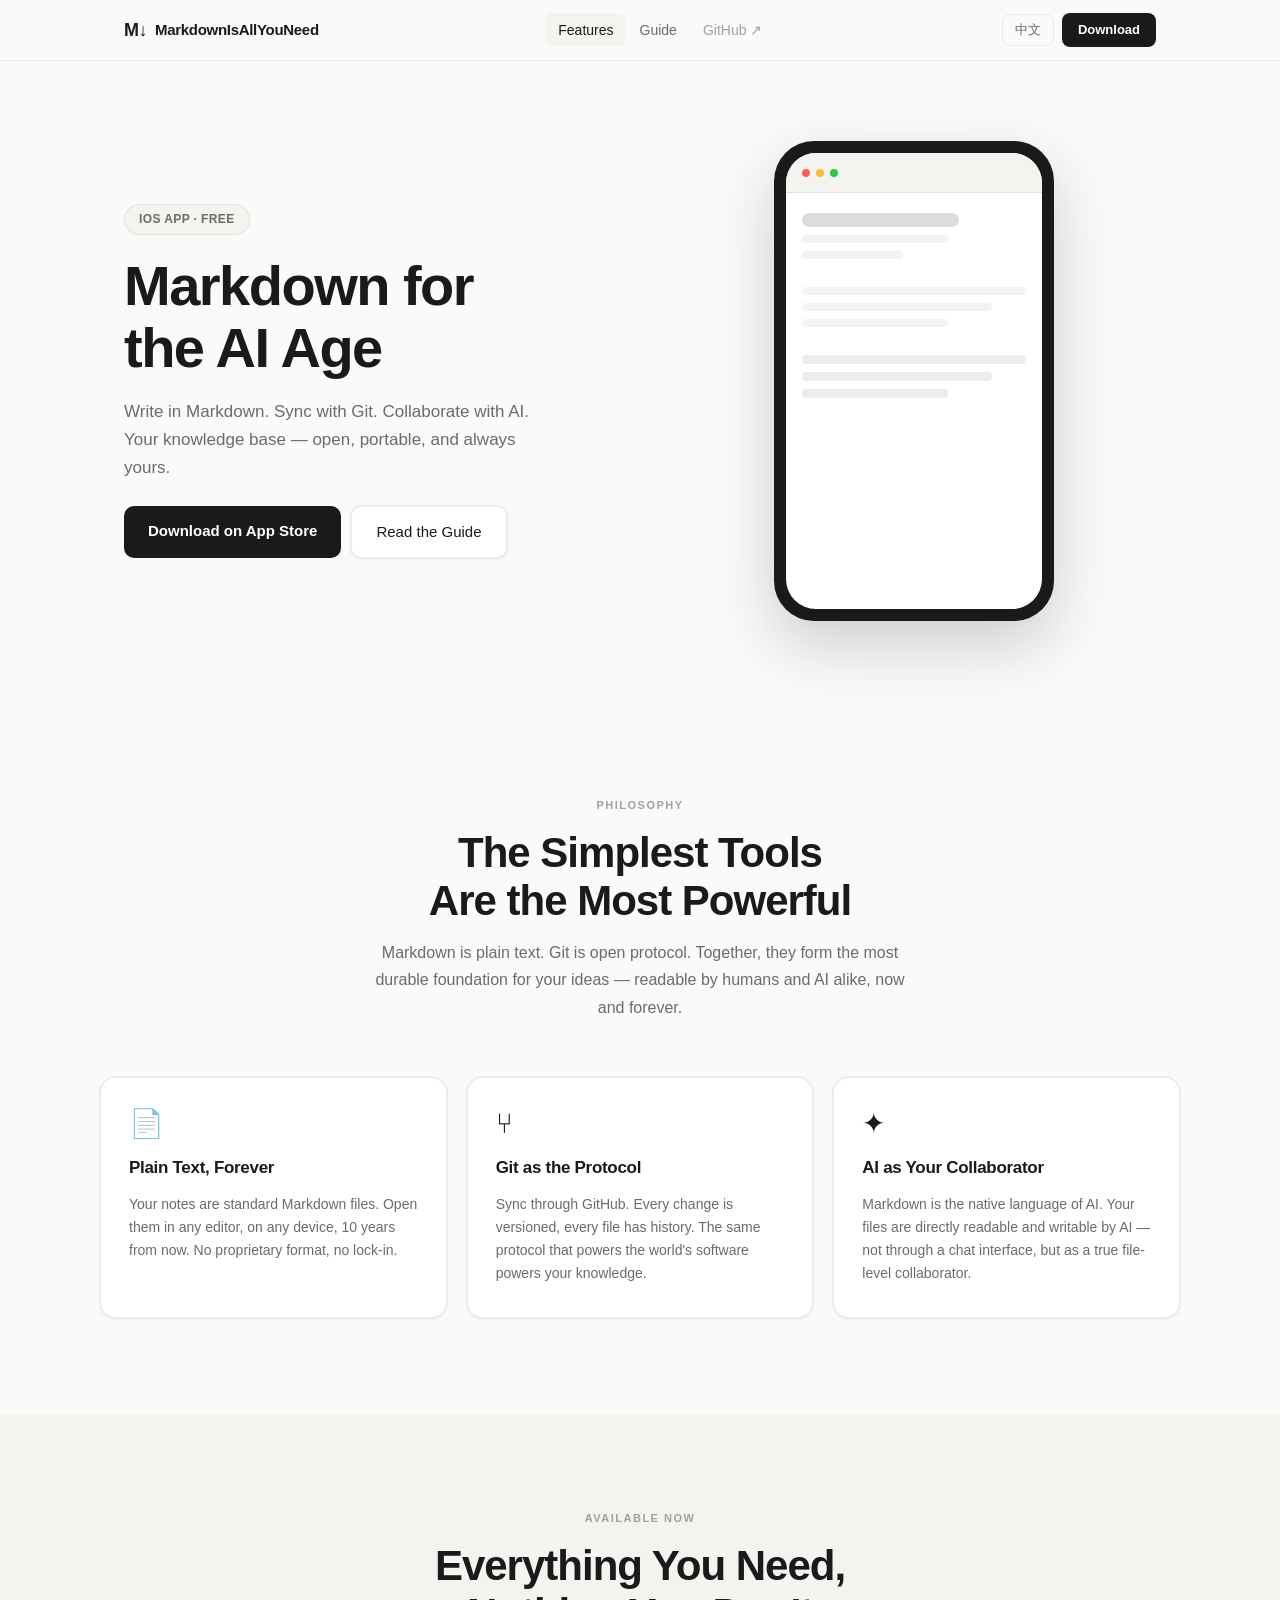
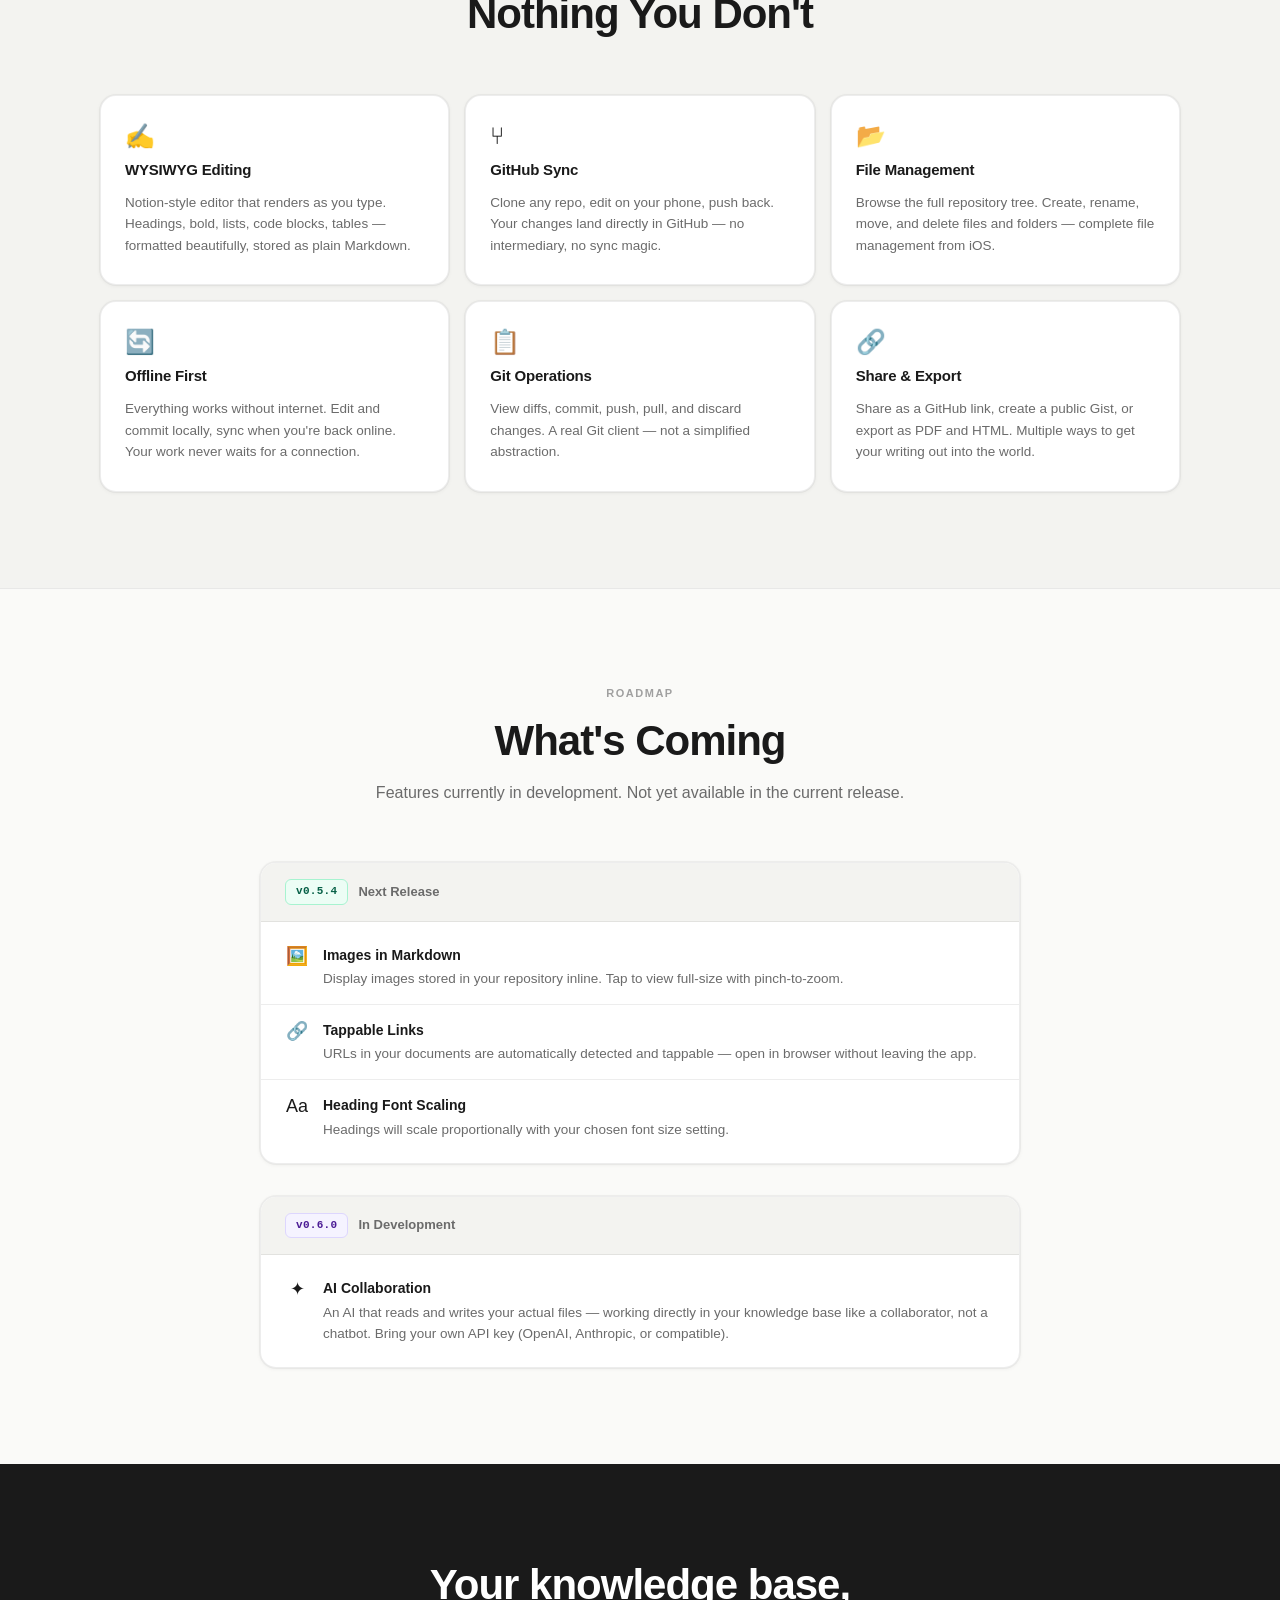
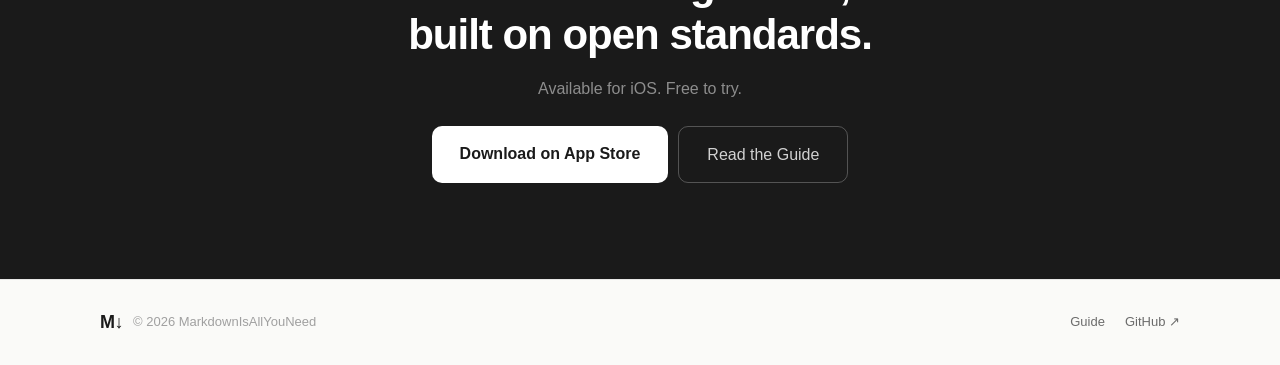
<file: website/index.html>
<!DOCTYPE html>
<html lang="en">
<head>
  <meta charset="UTF-8" />
  <meta name="viewport" content="width=device-width, initial-scale=1.0" />
  <title>MarkdownIsAllYouNeed</title>
  <meta name="description" content="An AI-native Markdown editor for iOS. Write, sync with Git, and collaborate with AI — your knowledge base, your files, forever." />
  <link rel="stylesheet" href="style.css" />
</head>
<body>

  <!-- NAV -->
  <nav class="nav">
    <div class="nav-inner">
      <a class="nav-logo" href="index.html">
        <span class="logo-mark">M↓</span>
        <span class="logo-text">MarkdownIsAllYouNeed</span>
      </a>
      <div class="nav-links">
        <a href="index.html" class="nav-link nav-link-active" data-i18n="nav_features">Features</a>
        <a href="guide.html" class="nav-link" data-i18n="nav_guide">Guide</a>
        <a href="https://github.com/frank2679/MarkdownIsAllYouNeed" class="nav-link nav-link-ext" target="_blank" rel="noopener">GitHub ↗</a>
      </div>
      <div class="nav-actions">
        <button class="lang-btn" id="lang-btn" onclick="toggleLang()" aria-label="Switch language">中文</button>
        <a class="nav-cta" href="#" data-i18n="nav_cta">Download</a>
      </div>
    </div>
  </nav>

  <!-- HERO -->
  <section class="hero">
    <div class="hero-inner">
      <div class="hero-badge" data-i18n="hero_badge">iOS App · Free</div>
      <h1 class="hero-title" data-i18n="hero_title">Markdown for<br>the AI Age</h1>
      <p class="hero-subtitle" data-i18n="hero_subtitle">
        Write in Markdown. Sync with Git. Collaborate with AI.<br>
        Your knowledge base — open, portable, and always yours.
      </p>
      <div class="hero-actions">
        <a class="btn-primary" href="#" data-i18n="hero_cta">Download on App Store</a>
        <a class="btn-secondary" href="guide.html" data-i18n="hero_guide">Read the Guide</a>
      </div>
    </div>
    <div class="hero-visual">
      <div class="device-mockup">
        <div class="device-screen">
          <div class="mock-editor">
            <div class="mock-toolbar">
              <span class="mock-dot red"></span>
              <span class="mock-dot yellow"></span>
              <span class="mock-dot green"></span>
            </div>
            <div class="mock-content">
              <div class="mock-line h1"></div>
              <div class="mock-line medium"></div>
              <div class="mock-line short"></div>
              <div class="mock-spacer"></div>
              <div class="mock-line full"></div>
              <div class="mock-line long"></div>
              <div class="mock-line medium"></div>
              <div class="mock-spacer"></div>
              <div class="mock-line code full"></div>
              <div class="mock-line code long"></div>
              <div class="mock-line code medium"></div>
            </div>
          </div>
        </div>
      </div>
    </div>
  </section>

  <!-- PHILOSOPHY -->
  <section class="section philosophy">
    <div class="section-inner">
      <div class="section-header">
        <span class="section-label" data-i18n="phi_label">Philosophy</span>
        <h2 class="section-title" data-i18n="phi_title">The Simplest Tools<br>Are the Most Powerful</h2>
        <p class="section-desc" data-i18n="phi_desc">
          Markdown is plain text. Git is open protocol. Together, they form the most durable
          foundation for your ideas — readable by humans and AI alike, now and forever.
        </p>
      </div>
      <div class="phi-grid">
        <div class="phi-card">
          <div class="phi-icon">📄</div>
          <h3 data-i18n="phi_1_title">Plain Text, Forever</h3>
          <p data-i18n="phi_1_desc">Your notes are standard Markdown files. Open them in any editor, on any device, 10 years from now. No proprietary format, no lock-in.</p>
        </div>
        <div class="phi-card">
          <div class="phi-icon">⑂</div>
          <h3 data-i18n="phi_2_title">Git as the Protocol</h3>
          <p data-i18n="phi_2_desc">Sync through GitHub. Every change is versioned, every file has history. The same protocol that powers the world's software powers your knowledge.</p>
        </div>
        <div class="phi-card">
          <div class="phi-icon">✦</div>
          <h3 data-i18n="phi_3_title">AI as Your Collaborator</h3>
          <p data-i18n="phi_3_desc">Markdown is the native language of AI. Your files are directly readable and writable by AI — not through a chat interface, but as a true file-level collaborator.</p>
        </div>
      </div>
    </div>
  </section>

  <!-- FEATURES (currently available) -->
  <section class="section features">
    <div class="section-inner">
      <div class="section-header">
        <span class="section-label" data-i18n="feat_label">Available Now</span>
        <h2 class="section-title" data-i18n="feat_title">Everything You Need,<br>Nothing You Don't</h2>
      </div>
      <div class="feat-grid">
        <div class="feat-card">
          <div class="feat-icon">✍️</div>
          <h3 data-i18n="feat_1_title">WYSIWYG Editing</h3>
          <p data-i18n="feat_1_desc">Notion-style editor that renders as you type. Headings, bold, lists, code blocks, tables — formatted beautifully, stored as plain Markdown.</p>
        </div>
        <div class="feat-card">
          <div class="feat-icon">⑂</div>
          <h3 data-i18n="feat_2_title">GitHub Sync</h3>
          <p data-i18n="feat_2_desc">Clone any repo, edit on your phone, push back. Your changes land directly in GitHub — no intermediary, no sync magic.</p>
        </div>
        <div class="feat-card">
          <div class="feat-icon">📂</div>
          <h3 data-i18n="feat_3_title">File Management</h3>
          <p data-i18n="feat_3_desc">Browse the full repository tree. Create, rename, move, and delete files and folders — complete file management from iOS.</p>
        </div>
        <div class="feat-card">
          <div class="feat-icon">🔄</div>
          <h3 data-i18n="feat_4_title">Offline First</h3>
          <p data-i18n="feat_4_desc">Everything works without internet. Edit and commit locally, sync when you're back online. Your work never waits for a connection.</p>
        </div>
        <div class="feat-card">
          <div class="feat-icon">📋</div>
          <h3 data-i18n="feat_5_title">Git Operations</h3>
          <p data-i18n="feat_5_desc">View diffs, commit, push, pull, and discard changes. A real Git client — not a simplified abstraction.</p>
        </div>
        <div class="feat-card">
          <div class="feat-icon">🔗</div>
          <h3 data-i18n="feat_6_title">Share & Export</h3>
          <p data-i18n="feat_6_desc">Share as a GitHub link, create a public Gist, or export as PDF and HTML. Multiple ways to get your writing out into the world.</p>
        </div>
      </div>
    </div>
  </section>

  <!-- ROADMAP -->
  <section class="section roadmap">
    <div class="section-inner">
      <div class="section-header">
        <span class="section-label" data-i18n="road_label">Roadmap</span>
        <h2 class="section-title" data-i18n="road_title">What's Coming</h2>
        <p class="section-desc" data-i18n="road_desc">Features currently in development. Not yet available in the current release.</p>
      </div>
      <div class="road-list">

        <div class="road-item">
          <div class="road-version">
            <span class="version-badge version-next">v0.5.4</span>
            <span class="version-label" data-i18n="road_next">Next Release</span>
          </div>
          <div class="road-features">
            <div class="road-feat">
              <span class="road-feat-icon">🖼️</span>
              <div>
                <strong data-i18n="road_img_title">Images in Markdown</strong>
                <p data-i18n="road_img_desc">Display images stored in your repository inline. Tap to view full-size with pinch-to-zoom.</p>
              </div>
            </div>
            <div class="road-feat">
              <span class="road-feat-icon">🔗</span>
              <div>
                <strong data-i18n="road_url_title">Tappable Links</strong>
                <p data-i18n="road_url_desc">URLs in your documents are automatically detected and tappable — open in browser without leaving the app.</p>
              </div>
            </div>
            <div class="road-feat">
              <span class="road-feat-icon">Aa</span>
              <div>
                <strong data-i18n="road_font_title">Heading Font Scaling</strong>
                <p data-i18n="road_font_desc">Headings will scale proportionally with your chosen font size setting.</p>
              </div>
            </div>
          </div>
        </div>

        <div class="road-item">
          <div class="road-version">
            <span class="version-badge version-future">v0.6.0</span>
            <span class="version-label" data-i18n="road_future">In Development</span>
          </div>
          <div class="road-features">
            <div class="road-feat">
              <span class="road-feat-icon">✦</span>
              <div>
                <strong data-i18n="road_ai_title">AI Collaboration</strong>
                <p data-i18n="road_ai_desc">An AI that reads and writes your actual files — working directly in your knowledge base like a collaborator, not a chatbot. Bring your own API key (OpenAI, Anthropic, or compatible).</p>
              </div>
            </div>
          </div>
        </div>

      </div>
    </div>
  </section>

  <!-- CTA BAND -->
  <section class="cta-band">
    <div class="cta-band-inner">
      <h2 data-i18n="cta_title">Your knowledge base,<br>built on open standards.</h2>
      <p data-i18n="cta_subtitle">Available for iOS. Free to try.</p>
      <div class="cta-band-actions">
        <a class="btn-primary btn-large btn-inverted" href="#" data-i18n="cta_btn">Download on App Store</a>
        <a class="btn-secondary btn-large btn-inverted-secondary" href="guide.html" data-i18n="cta_guide">Read the Guide</a>
      </div>
    </div>
  </section>

  <!-- FOOTER -->
  <footer class="footer">
    <div class="footer-inner">
      <div class="footer-left">
        <span class="logo-mark">M↓</span>
        <span class="footer-copy" data-i18n="footer_copy">© 2026 MarkdownIsAllYouNeed</span>
      </div>
      <div class="footer-right">
        <a href="guide.html" data-i18n="footer_guide">Guide</a>
        <a href="https://github.com/frank2679/MarkdownIsAllYouNeed" target="_blank" rel="noopener">GitHub ↗</a>
      </div>
    </div>
  </footer>

  <script>
    const i18n = {
      en: {
        nav_features: "Features", nav_guide: "Guide", nav_cta: "Download",
        hero_badge: "iOS App · Free",
        hero_title: "Markdown for<br>the AI Age",
        hero_subtitle: "Write in Markdown. Sync with Git. Collaborate with AI.<br>Your knowledge base — open, portable, and always yours.",
        hero_cta: "Download on App Store", hero_guide: "Read the Guide",

        phi_label: "Philosophy",
        phi_title: "The Simplest Tools<br>Are the Most Powerful",
        phi_desc: "Markdown is plain text. Git is open protocol. Together, they form the most durable foundation for your ideas — readable by humans and AI alike, now and forever.",
        phi_1_title: "Plain Text, Forever",
        phi_1_desc: "Your notes are standard Markdown files. Open them in any editor, on any device, 10 years from now. No proprietary format, no lock-in.",
        phi_2_title: "Git as the Protocol",
        phi_2_desc: "Sync through GitHub. Every change is versioned, every file has history. The same protocol that powers the world's software powers your knowledge.",
        phi_3_title: "AI as Your Collaborator",
        phi_3_desc: "Markdown is the native language of AI. Your files are directly readable and writable by AI — not through a chat interface, but as a true file-level collaborator.",

        feat_label: "Available Now", feat_title: "Everything You Need,<br>Nothing You Don't",
        feat_1_title: "WYSIWYG Editing",
        feat_1_desc: "Notion-style editor that renders as you type. Headings, bold, lists, code blocks, tables — formatted beautifully, stored as plain Markdown.",
        feat_2_title: "GitHub Sync",
        feat_2_desc: "Clone any repo, edit on your phone, push back. Your changes land directly in GitHub — no intermediary, no sync magic.",
        feat_3_title: "File Management",
        feat_3_desc: "Browse the full repository tree. Create, rename, move, and delete files and folders — complete file management from iOS.",
        feat_4_title: "Offline First",
        feat_4_desc: "Everything works without internet. Edit and commit locally, sync when you're back online. Your work never waits for a connection.",
        feat_5_title: "Git Operations",
        feat_5_desc: "View diffs, commit, push, pull, and discard changes. A real Git client — not a simplified abstraction.",
        feat_6_title: "Share & Export",
        feat_6_desc: "Share as a GitHub link, create a public Gist, or export as PDF and HTML. Multiple ways to get your writing out into the world.",

        road_label: "Roadmap", road_title: "What's Coming",
        road_desc: "Features currently in development. Not yet available in the current release.",
        road_next: "Next Release", road_future: "In Development",
        road_img_title: "Images in Markdown",
        road_img_desc: "Display images stored in your repository inline. Tap to view full-size with pinch-to-zoom.",
        road_url_title: "Tappable Links",
        road_url_desc: "URLs in your documents are automatically detected and tappable — open in browser without leaving the app.",
        road_font_title: "Heading Font Scaling",
        road_font_desc: "Headings will scale proportionally with your chosen font size setting.",
        road_ai_title: "AI Collaboration",
        road_ai_desc: "An AI that reads and writes your actual files — working directly in your knowledge base like a collaborator, not a chatbot. Bring your own API key (OpenAI, Anthropic, or compatible).",

        cta_title: "Your knowledge base,<br>built on open standards.",
        cta_subtitle: "Available for iOS. Free to try.",
        cta_btn: "Download on App Store", cta_guide: "Read the Guide",

        footer_copy: "© 2026 MarkdownIsAllYouNeed", footer_guide: "Guide",
      },
      zh: {
        nav_features: "功能", nav_guide: "使用教程", nav_cta: "下载",
        hero_badge: "iOS 应用 · 免费",
        hero_title: "AI 时代的<br>Markdown",
        hero_subtitle: "用 Markdown 书写，用 Git 同步，与 AI 协作。<br>你的知识库——开放、可迁移，永远属于你。",
        hero_cta: "App Store 下载", hero_guide: "查看使用教程",

        phi_label: "产品理念",
        phi_title: "大道至简",
        phi_desc: "Markdown 是纯文本，Git 是开放协议。两者共同构成你想法最坚固的基础——人可读，AI 可读，现在可读，十年后依然可读。",
        phi_1_title: "纯文本，永久可用",
        phi_1_desc: "你的笔记是标准的 Markdown 文件。任何编辑器、任何设备、十年后都能打开。没有私有格式，没有平台锁定。",
        phi_2_title: "Git 作为协议",
        phi_2_desc: "通过 GitHub 同步。每次改动都有版本，每个文件都有历史。驱动全球软件的协议，同样驱动你的知识库。",
        phi_3_title: "AI 作为协作者",
        phi_3_desc: "Markdown 是 AI 的母语。你的文件可以被 AI 直接读写——不是 chatbot，而是真正在文件层面与你协作的助手。",

        feat_label: "当前可用", feat_title: "该有的都有，<br>不该有的都没有",
        feat_1_title: "所见即所得编辑",
        feat_1_desc: "类 Notion 的编辑体验，实时渲染。标题、加粗、列表、代码块、表格——格式美观，存储为纯 Markdown。",
        feat_2_title: "GitHub 同步",
        feat_2_desc: "Clone 任意仓库，在手机上编辑，推送回 GitHub。改动直接落在 GitHub——没有中间层，没有神秘的同步机制。",
        feat_3_title: "文件管理",
        feat_3_desc: "浏览完整的仓库文件树。新建、重命名、移动、删除文件和文件夹——在 iOS 上完整管理仓库。",
        feat_4_title: "离线优先",
        feat_4_desc: "无网络也能正常工作。本地编辑和提交，联网后再同步。你的工作不依赖网络连接。",
        feat_5_title: "Git 操作",
        feat_5_desc: "查看 diff、提交、推送、拉取、丢弃改动。真正的 Git 客户端，不是简化版。",
        feat_6_title: "分享与导出",
        feat_6_desc: "分享 GitHub 文件链接、创建公开 Gist、或导出为 PDF 和 HTML。多种方式把你的内容发布出去。",

        road_label: "路线图", road_title: "即将推出",
        road_desc: "正在开发中的功能，当前版本尚未支持。",
        road_next: "下一个版本", road_future: "开发中",
        road_img_title: "Markdown 图片显示",
        road_img_desc: "在文档中内联显示仓库中的图片。点击可查看全尺寸，支持双指缩放。",
        road_url_title: "链接可点击",
        road_url_desc: "文档中的 URL 自动识别为可点击链接——无需离开 App 即可在浏览器中打开。",
        road_font_title: "标题字体跟随设置",
        road_font_desc: "标题字号将随字体大小设置等比缩放。",
        road_ai_title: "AI 协作",
        road_ai_desc: "AI 直接读写你的文件——不是 chatbot，而是像同事一样直接在你的知识库中工作。支持自带 API Key（OpenAI、Anthropic 或兼容接口）。",

        cta_title: "基于开放标准，<br>构建你的知识基础设施。",
        cta_subtitle: "iOS 可用，免费体验。",
        cta_btn: "App Store 下载", cta_guide: "查看使用教程",

        footer_copy: "© 2026 MarkdownIsAllYouNeed", footer_guide: "使用教程",
      }
    };

    let currentLang = 'en';
    function applyLang(lang) {
      const dict = i18n[lang];
      document.querySelectorAll('[data-i18n]').forEach(el => {
        const key = el.dataset.i18n;
        if (dict[key] !== undefined) el.innerHTML = dict[key];
      });
      document.documentElement.lang = lang === 'zh' ? 'zh-CN' : 'en';
      document.getElementById('lang-btn').textContent = lang === 'en' ? '中文' : 'English';
    }
    function toggleLang() {
      currentLang = currentLang === 'en' ? 'zh' : 'en';
      applyLang(currentLang);
    }
  </script>
</body>
</html>
</file>
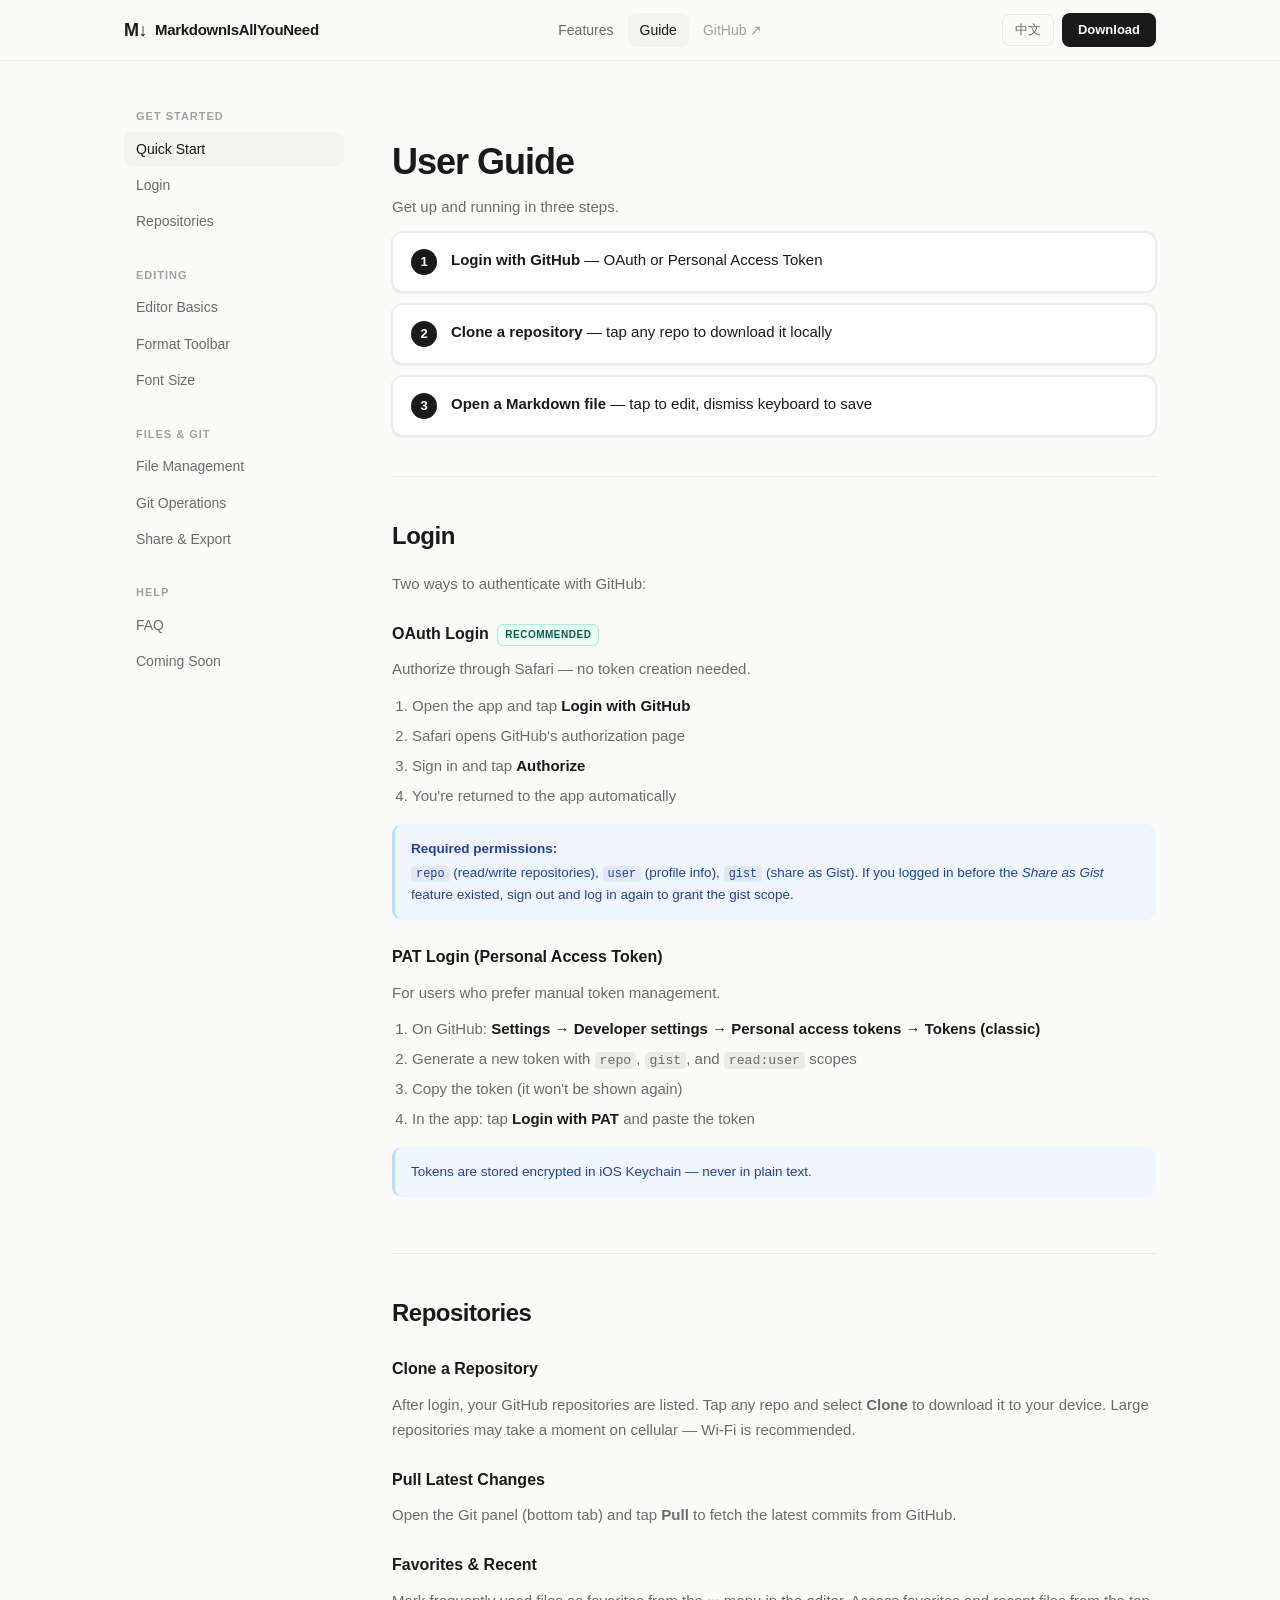
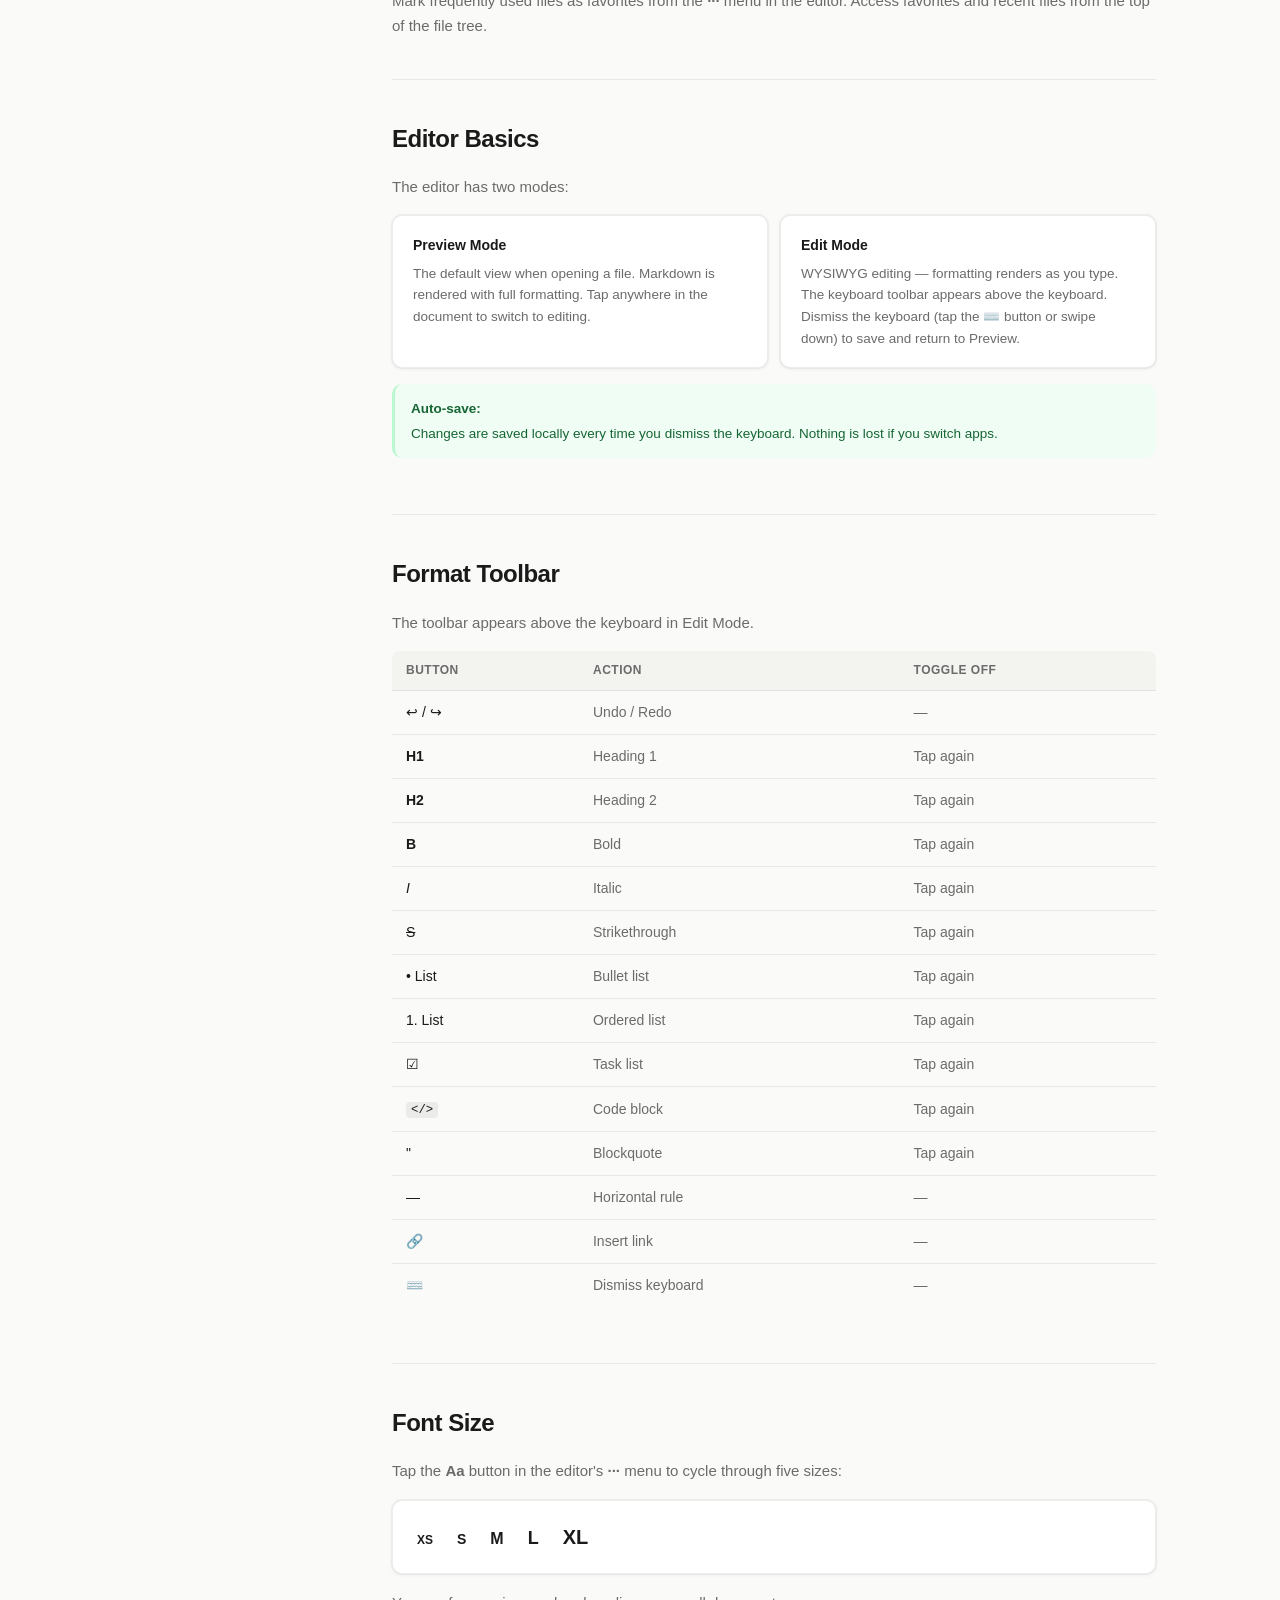
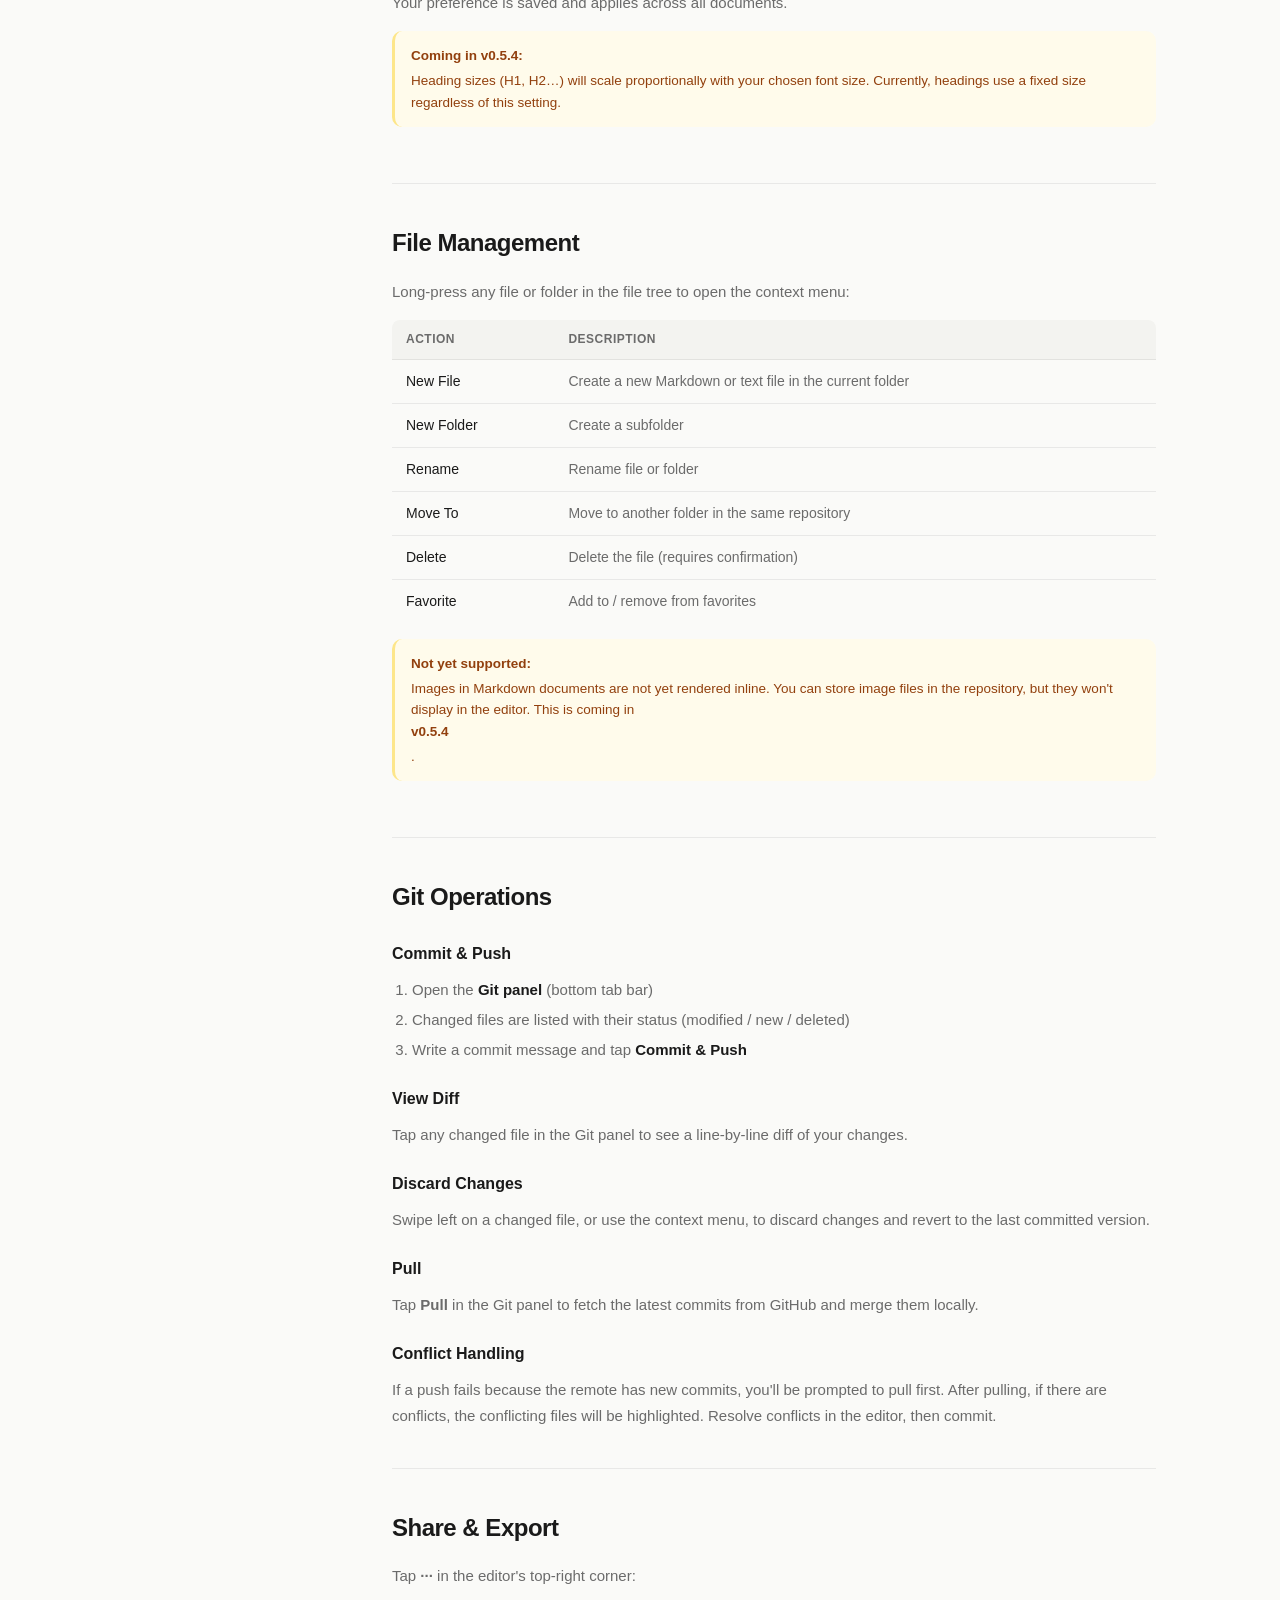
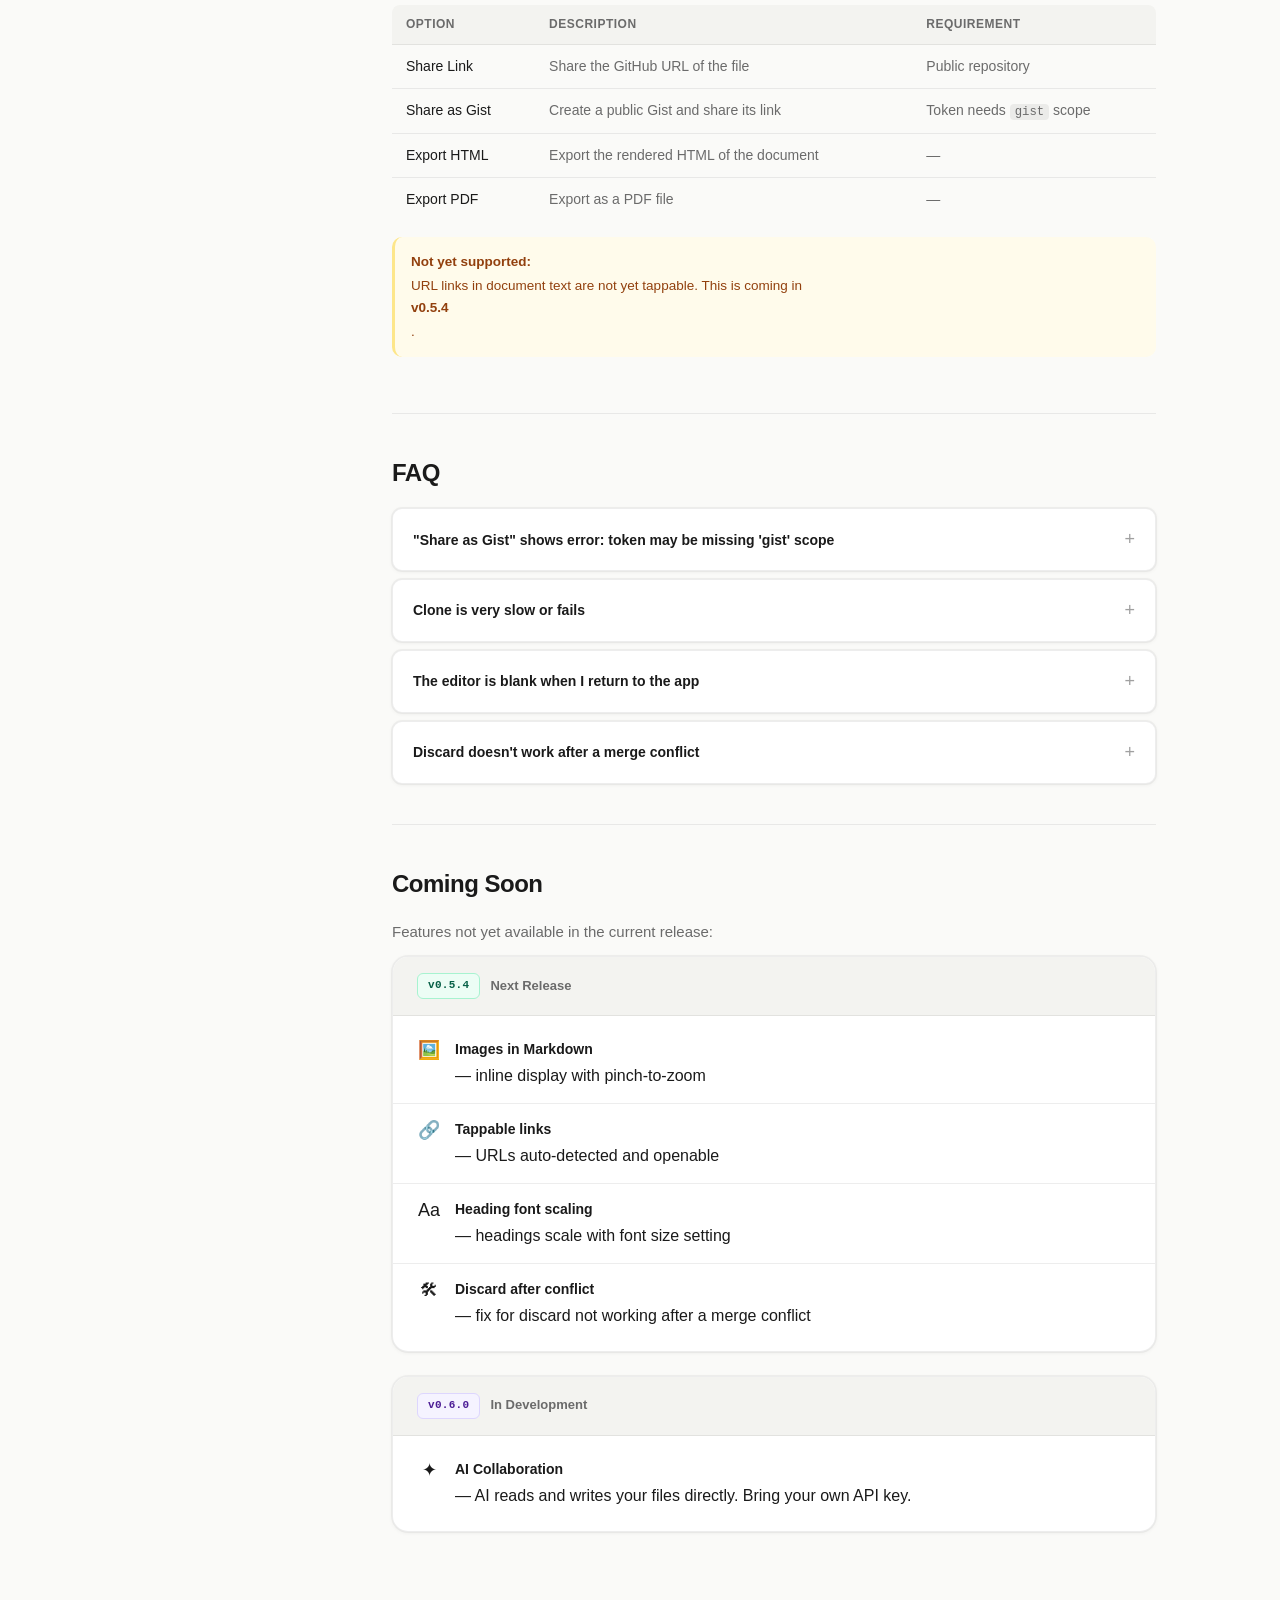
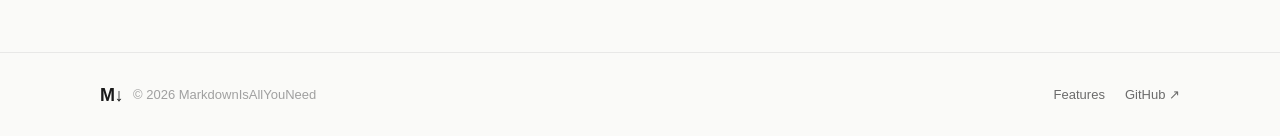
<file: website/guide.html>
<!DOCTYPE html>
<html lang="en">
<head>
  <meta charset="UTF-8" />
  <meta name="viewport" content="width=device-width, initial-scale=1.0" />
  <title>Guide — MarkdownIsAllYouNeed</title>
  <meta name="description" content="User guide for MarkdownIsAllYouNeed — learn how to edit Markdown, sync with GitHub, and manage your files." />
  <link rel="stylesheet" href="style.css" />
</head>
<body class="lang-en">

  <!-- NAV -->
  <nav class="nav">
    <div class="nav-inner">
      <a class="nav-logo" href="index.html">
        <span class="logo-mark">M↓</span>
        <span class="logo-text">MarkdownIsAllYouNeed</span>
      </a>
      <div class="nav-links">
        <a href="index.html" class="nav-link" data-i18n="nav_features">Features</a>
        <a href="guide.html" class="nav-link nav-link-active" data-i18n="nav_guide">Guide</a>
        <a href="https://github.com/frank2679/MarkdownIsAllYouNeed" class="nav-link nav-link-ext" target="_blank" rel="noopener">GitHub ↗</a>
      </div>
      <div class="nav-actions">
        <button class="lang-btn" id="lang-btn" onclick="toggleLang()" aria-label="Switch language">中文</button>
        <a class="nav-cta" href="#" data-i18n="nav_cta">Download</a>
      </div>
    </div>
  </nav>

  <!-- GUIDE LAYOUT -->
  <div class="guide-layout">

    <!-- SIDEBAR -->
    <aside class="guide-sidebar">
      <nav class="sidebar-nav">
        <div class="sidebar-section">
          <span class="sidebar-section-title en-only">Get Started</span>
          <span class="sidebar-section-title zh-only">快速上手</span>
          <a href="#quick-start" class="sidebar-link">
            <span class="en-only">Quick Start</span>
            <span class="zh-only">三步开始</span>
          </a>
          <a href="#login" class="sidebar-link">
            <span class="en-only">Login</span>
            <span class="zh-only">登录</span>
          </a>
          <a href="#repository" class="sidebar-link">
            <span class="en-only">Repositories</span>
            <span class="zh-only">仓库管理</span>
          </a>
        </div>
        <div class="sidebar-section">
          <span class="sidebar-section-title en-only">Editing</span>
          <span class="sidebar-section-title zh-only">编辑</span>
          <a href="#editor" class="sidebar-link">
            <span class="en-only">Editor Basics</span>
            <span class="zh-only">编辑器基础</span>
          </a>
          <a href="#toolbar" class="sidebar-link">
            <span class="en-only">Format Toolbar</span>
            <span class="zh-only">格式工具栏</span>
          </a>
          <a href="#font-size" class="sidebar-link">
            <span class="en-only">Font Size</span>
            <span class="zh-only">字体大小</span>
          </a>
        </div>
        <div class="sidebar-section">
          <span class="sidebar-section-title en-only">Files & Git</span>
          <span class="sidebar-section-title zh-only">文件与 Git</span>
          <a href="#files" class="sidebar-link">
            <span class="en-only">File Management</span>
            <span class="zh-only">文件管理</span>
          </a>
          <a href="#git" class="sidebar-link">
            <span class="en-only">Git Operations</span>
            <span class="zh-only">Git 操作</span>
          </a>
          <a href="#share" class="sidebar-link">
            <span class="en-only">Share & Export</span>
            <span class="zh-only">分享与导出</span>
          </a>
        </div>
        <div class="sidebar-section">
          <span class="sidebar-section-title en-only">Help</span>
          <span class="sidebar-section-title zh-only">帮助</span>
          <a href="#faq" class="sidebar-link">FAQ</a>
          <a href="#coming-soon" class="sidebar-link">
            <span class="en-only">Coming Soon</span>
            <span class="zh-only">即将推出</span>
          </a>
        </div>
      </nav>
    </aside>

    <!-- CONTENT -->
    <main class="guide-content">

      <!-- QUICK START -->
      <section class="guide-section" id="quick-start">
        <div class="en-only">
          <h1 class="guide-h1">User Guide</h1>
          <p class="guide-lead">Get up and running in three steps.</p>
          <div class="steps">
            <div class="step"><span class="step-num">1</span><div><strong>Login with GitHub</strong> — OAuth or Personal Access Token</div></div>
            <div class="step"><span class="step-num">2</span><div><strong>Clone a repository</strong> — tap any repo to download it locally</div></div>
            <div class="step"><span class="step-num">3</span><div><strong>Open a Markdown file</strong> — tap to edit, dismiss keyboard to save</div></div>
          </div>
        </div>
        <div class="zh-only">
          <h1 class="guide-h1">使用教程</h1>
          <p class="guide-lead">三步开始使用。</p>
          <div class="steps">
            <div class="step"><span class="step-num">1</span><div><strong>用 GitHub 账号登录</strong> — OAuth 授权或个人访问令牌（PAT）</div></div>
            <div class="step"><span class="step-num">2</span><div><strong>克隆一个仓库</strong> — 点击任意仓库将文件下载到本地</div></div>
            <div class="step"><span class="step-num">3</span><div><strong>打开 Markdown 文件</strong> — 点击进入编辑，收起键盘即保存</div></div>
          </div>
        </div>
      </section>

      <!-- LOGIN -->
      <section class="guide-section" id="login">
        <div class="en-only">
          <h2 class="guide-h2">Login</h2>
          <p>Two ways to authenticate with GitHub:</p>

          <h3 class="guide-h3">OAuth Login <span class="badge-recommended">Recommended</span></h3>
          <p>Authorize through Safari — no token creation needed.</p>
          <ol class="guide-ol">
            <li>Open the app and tap <strong>Login with GitHub</strong></li>
            <li>Safari opens GitHub's authorization page</li>
            <li>Sign in and tap <strong>Authorize</strong></li>
            <li>You're returned to the app automatically</li>
          </ol>
          <div class="notice notice-info">
            <strong>Required permissions:</strong> <code>repo</code> (read/write repositories), <code>user</code> (profile info), <code>gist</code> (share as Gist). If you logged in before the <em>Share as Gist</em> feature existed, sign out and log in again to grant the gist scope.
          </div>

          <h3 class="guide-h3">PAT Login (Personal Access Token)</h3>
          <p>For users who prefer manual token management.</p>
          <ol class="guide-ol">
            <li>On GitHub: <strong>Settings → Developer settings → Personal access tokens → Tokens (classic)</strong></li>
            <li>Generate a new token with <code>repo</code>, <code>gist</code>, and <code>read:user</code> scopes</li>
            <li>Copy the token (it won't be shown again)</li>
            <li>In the app: tap <strong>Login with PAT</strong> and paste the token</li>
          </ol>
          <div class="notice notice-info">
            Tokens are stored encrypted in iOS Keychain — never in plain text.
          </div>
        </div>
        <div class="zh-only">
          <h2 class="guide-h2">登录</h2>
          <p>两种方式通过 GitHub 认证：</p>

          <h3 class="guide-h3">OAuth 登录 <span class="badge-recommended">推荐</span></h3>
          <p>通过 Safari 授权，无需手动创建 Token。</p>
          <ol class="guide-ol">
            <li>打开 App，点击 <strong>Login with GitHub</strong></li>
            <li>系统弹出 Safari 视图，跳转至 GitHub 授权页</li>
            <li>用 GitHub 账号登录，点击 <strong>Authorize</strong></li>
            <li>自动返回 App，完成登录</li>
          </ol>
          <div class="notice notice-info">
            <strong>所需权限：</strong><code>repo</code>（仓库读写）、<code>user</code>（用户信息）、<code>gist</code>（创建 Gist）。若你之前已登录但未包含 gist 权限，请退出后重新授权。
          </div>

          <h3 class="guide-h3">PAT 登录（个人访问令牌）</h3>
          <p>适合希望手动管理 Token 的用户。</p>
          <ol class="guide-ol">
            <li>在 GitHub：<strong>Settings → Developer settings → Personal access tokens → Tokens (classic)</strong></li>
            <li>生成新 Token，勾选 <code>repo</code>、<code>gist</code>、<code>read:user</code> 权限</li>
            <li>复制 Token（离开页面后无法再次查看）</li>
            <li>在 App 中点击 <strong>Login with PAT</strong>，粘贴 Token</li>
          </ol>
          <div class="notice notice-info">
            Token 加密保存在 iOS Keychain 中，不会明文存储。
          </div>
        </div>
      </section>

      <!-- REPOSITORY -->
      <section class="guide-section" id="repository">
        <div class="en-only">
          <h2 class="guide-h2">Repositories</h2>
          <h3 class="guide-h3">Clone a Repository</h3>
          <p>After login, your GitHub repositories are listed. Tap any repo and select <strong>Clone</strong> to download it to your device. Large repositories may take a moment on cellular — Wi-Fi is recommended.</p>
          <h3 class="guide-h3">Pull Latest Changes</h3>
          <p>Open the Git panel (bottom tab) and tap <strong>Pull</strong> to fetch the latest commits from GitHub.</p>
          <h3 class="guide-h3">Favorites & Recent</h3>
          <p>Mark frequently used files as favorites from the <strong>···</strong> menu in the editor. Access favorites and recent files from the top of the file tree.</p>
        </div>
        <div class="zh-only">
          <h2 class="guide-h2">仓库管理</h2>
          <h3 class="guide-h3">克隆仓库</h3>
          <p>登录后可看到你的 GitHub 仓库列表。点击任意仓库，选择 <strong>Clone</strong> 将文件下载到设备本地。大型仓库在移动网络下可能较慢，建议在 Wi-Fi 环境下操作。</p>
          <h3 class="guide-h3">拉取最新改动</h3>
          <p>打开 Git 面板（底部标签），点击 <strong>Pull</strong> 拉取 GitHub 上的最新提交。</p>
          <h3 class="guide-h3">收藏与最近文件</h3>
          <p>在编辑器的 <strong>···</strong> 菜单中，可将常用文件标记为收藏。文件树顶部可快速访问收藏和最近编辑的文件。</p>
        </div>
      </section>

      <!-- EDITOR -->
      <section class="guide-section" id="editor">
        <div class="en-only">
          <h2 class="guide-h2">Editor Basics</h2>
          <p>The editor has two modes:</p>
          <div class="mode-cards">
            <div class="mode-card">
              <strong>Preview Mode</strong>
              <p>The default view when opening a file. Markdown is rendered with full formatting. Tap anywhere in the document to switch to editing.</p>
            </div>
            <div class="mode-card">
              <strong>Edit Mode</strong>
              <p>WYSIWYG editing — formatting renders as you type. The keyboard toolbar appears above the keyboard. Dismiss the keyboard (tap the ⌨️ button or swipe down) to save and return to Preview.</p>
            </div>
          </div>
          <div class="notice notice-tip">
            <strong>Auto-save:</strong> Changes are saved locally every time you dismiss the keyboard. Nothing is lost if you switch apps.
          </div>
        </div>
        <div class="zh-only">
          <h2 class="guide-h2">编辑器基础</h2>
          <p>编辑器有两种模式：</p>
          <div class="mode-cards">
            <div class="mode-card">
              <strong>预览模式</strong>
              <p>打开文件后的默认视图。Markdown 渲染为完整格式。点击文档任意位置切换到编辑模式。</p>
            </div>
            <div class="mode-card">
              <strong>编辑模式</strong>
              <p>所见即所得——边输入边渲染格式。键盘上方出现格式工具栏。点击收起键盘按钮（⌨️）或向下滑动关闭键盘，自动保存并返回预览。</p>
            </div>
          </div>
          <div class="notice notice-tip">
            <strong>自动保存：</strong>每次收起键盘时自动保存到本地。切换 App 不会丢失内容。
          </div>
        </div>
      </section>

      <!-- TOOLBAR -->
      <section class="guide-section" id="toolbar">
        <div class="en-only">
          <h2 class="guide-h2">Format Toolbar</h2>
          <p>The toolbar appears above the keyboard in Edit Mode.</p>
          <table class="guide-table">
            <thead><tr><th>Button</th><th>Action</th><th>Toggle Off</th></tr></thead>
            <tbody>
              <tr><td>↩ / ↪</td><td>Undo / Redo</td><td>—</td></tr>
              <tr><td><strong>H1</strong></td><td>Heading 1</td><td>Tap again</td></tr>
              <tr><td><strong>H2</strong></td><td>Heading 2</td><td>Tap again</td></tr>
              <tr><td><strong>B</strong></td><td>Bold</td><td>Tap again</td></tr>
              <tr><td><em>I</em></td><td>Italic</td><td>Tap again</td></tr>
              <tr><td><s>S</s></td><td>Strikethrough</td><td>Tap again</td></tr>
              <tr><td>• List</td><td>Bullet list</td><td>Tap again</td></tr>
              <tr><td>1. List</td><td>Ordered list</td><td>Tap again</td></tr>
              <tr><td>☑</td><td>Task list</td><td>Tap again</td></tr>
              <tr><td><code>&lt;/&gt;</code></td><td>Code block</td><td>Tap again</td></tr>
              <tr><td>"</td><td>Blockquote</td><td>Tap again</td></tr>
              <tr><td>—</td><td>Horizontal rule</td><td>—</td></tr>
              <tr><td>🔗</td><td>Insert link</td><td>—</td></tr>
              <tr><td>⌨️</td><td>Dismiss keyboard</td><td>—</td></tr>
            </tbody>
          </table>
        </div>
        <div class="zh-only">
          <h2 class="guide-h2">格式工具栏</h2>
          <p>编辑模式下键盘上方显示格式工具栏。</p>
          <table class="guide-table">
            <thead><tr><th>按钮</th><th>操作</th><th>取消</th></tr></thead>
            <tbody>
              <tr><td>↩ / ↪</td><td>撤销 / 重做</td><td>—</td></tr>
              <tr><td><strong>H1</strong></td><td>一级标题</td><td>再次点击</td></tr>
              <tr><td><strong>H2</strong></td><td>二级标题</td><td>再次点击</td></tr>
              <tr><td><strong>B</strong></td><td>加粗</td><td>再次点击</td></tr>
              <tr><td><em>I</em></td><td>斜体</td><td>再次点击</td></tr>
              <tr><td><s>S</s></td><td>删除线</td><td>再次点击</td></tr>
              <tr><td>• 列表</td><td>无序列表</td><td>再次点击</td></tr>
              <tr><td>1. 列表</td><td>有序列表</td><td>再次点击</td></tr>
              <tr><td>☑</td><td>任务列表</td><td>再次点击</td></tr>
              <tr><td><code>&lt;/&gt;</code></td><td>代码块</td><td>再次点击</td></tr>
              <tr><td>"</td><td>引用块</td><td>再次点击</td></tr>
              <tr><td>—</td><td>分割线</td><td>—</td></tr>
              <tr><td>🔗</td><td>插入链接</td><td>—</td></tr>
              <tr><td>⌨️</td><td>收起键盘</td><td>—</td></tr>
            </tbody>
          </table>
        </div>
      </section>

      <!-- FONT SIZE -->
      <section class="guide-section" id="font-size">
        <div class="en-only">
          <h2 class="guide-h2">Font Size</h2>
          <p>Tap the <strong>Aa</strong> button in the editor's <strong>···</strong> menu to cycle through five sizes:</p>
          <div class="size-demo">
            <span style="font-size:12px">XS</span>
            <span style="font-size:14px">S</span>
            <span style="font-size:16px">M</span>
            <span style="font-size:18px">L</span>
            <span style="font-size:20px">XL</span>
          </div>
          <p>Your preference is saved and applies across all documents.</p>
          <div class="notice notice-upcoming">
            <strong>Coming in v0.5.4:</strong> Heading sizes (H1, H2…) will scale proportionally with your chosen font size. Currently, headings use a fixed size regardless of this setting.
          </div>
        </div>
        <div class="zh-only">
          <h2 class="guide-h2">字体大小</h2>
          <p>在编辑器 <strong>···</strong> 菜单中点击 <strong>Aa</strong>，可在五档字号间切换：</p>
          <div class="size-demo">
            <span style="font-size:12px">XS</span>
            <span style="font-size:14px">S</span>
            <span style="font-size:16px">M</span>
            <span style="font-size:18px">L</span>
            <span style="font-size:20px">XL</span>
          </div>
          <p>设置全局保存，对所有文档生效。</p>
          <div class="notice notice-upcoming">
            <strong>v0.5.4 即将支持：</strong>标题字号（H1、H2 等）将随字体大小设置等比缩放。当前版本标题使用固定字号，不受此设置影响。
          </div>
        </div>
      </section>

      <!-- FILE MANAGEMENT -->
      <section class="guide-section" id="files">
        <div class="en-only">
          <h2 class="guide-h2">File Management</h2>
          <p>Long-press any file or folder in the file tree to open the context menu:</p>
          <table class="guide-table">
            <thead><tr><th>Action</th><th>Description</th></tr></thead>
            <tbody>
              <tr><td>New File</td><td>Create a new Markdown or text file in the current folder</td></tr>
              <tr><td>New Folder</td><td>Create a subfolder</td></tr>
              <tr><td>Rename</td><td>Rename file or folder</td></tr>
              <tr><td>Move To</td><td>Move to another folder in the same repository</td></tr>
              <tr><td>Delete</td><td>Delete the file (requires confirmation)</td></tr>
              <tr><td>Favorite</td><td>Add to / remove from favorites</td></tr>
            </tbody>
          </table>
          <div class="notice notice-upcoming">
            <strong>Not yet supported:</strong> Images in Markdown documents are not yet rendered inline. You can store image files in the repository, but they won't display in the editor. This is coming in <strong>v0.5.4</strong>.
          </div>
        </div>
        <div class="zh-only">
          <h2 class="guide-h2">文件管理</h2>
          <p>在文件树中长按任意文件或文件夹，打开上下文菜单：</p>
          <table class="guide-table">
            <thead><tr><th>操作</th><th>说明</th></tr></thead>
            <tbody>
              <tr><td>新建文件</td><td>在当前文件夹中创建新的 Markdown 或文本文件</td></tr>
              <tr><td>新建文件夹</td><td>创建子文件夹</td></tr>
              <tr><td>重命名</td><td>重命名文件或文件夹</td></tr>
              <tr><td>移动到</td><td>移动到同一仓库的其他文件夹</td></tr>
              <tr><td>删除</td><td>删除文件（需二次确认）</td></tr>
              <tr><td>收藏</td><td>添加或取消收藏</td></tr>
            </tbody>
          </table>
          <div class="notice notice-upcoming">
            <strong>尚未支持：</strong>Markdown 文档中的图片目前不能内联显示。你可以将图片文件存储在仓库中，但编辑器中不会渲染。此功能将在 <strong>v0.5.4</strong> 中支持。
          </div>
        </div>
      </section>

      <!-- GIT OPERATIONS -->
      <section class="guide-section" id="git">
        <div class="en-only">
          <h2 class="guide-h2">Git Operations</h2>

          <h3 class="guide-h3">Commit & Push</h3>
          <ol class="guide-ol">
            <li>Open the <strong>Git panel</strong> (bottom tab bar)</li>
            <li>Changed files are listed with their status (modified / new / deleted)</li>
            <li>Write a commit message and tap <strong>Commit &amp; Push</strong></li>
          </ol>

          <h3 class="guide-h3">View Diff</h3>
          <p>Tap any changed file in the Git panel to see a line-by-line diff of your changes.</p>

          <h3 class="guide-h3">Discard Changes</h3>
          <p>Swipe left on a changed file, or use the context menu, to discard changes and revert to the last committed version.</p>

          <h3 class="guide-h3">Pull</h3>
          <p>Tap <strong>Pull</strong> in the Git panel to fetch the latest commits from GitHub and merge them locally.</p>

          <h3 class="guide-h3">Conflict Handling</h3>
          <p>If a push fails because the remote has new commits, you'll be prompted to pull first. After pulling, if there are conflicts, the conflicting files will be highlighted. Resolve conflicts in the editor, then commit.</p>
        </div>
        <div class="zh-only">
          <h2 class="guide-h2">Git 操作</h2>

          <h3 class="guide-h3">提交与推送</h3>
          <ol class="guide-ol">
            <li>打开底部标签栏的 <strong>Git 面板</strong></li>
            <li>查看已修改文件列表（修改 / 新增 / 删除）</li>
            <li>填写 commit 信息，点击 <strong>Commit &amp; Push</strong></li>
          </ol>

          <h3 class="guide-h3">查看 Diff</h3>
          <p>点击 Git 面板中任意已修改的文件，可查看逐行 diff。</p>

          <h3 class="guide-h3">丢弃改动</h3>
          <p>在 Git 面板中向左滑动某个文件，或通过上下文菜单，选择丢弃改动，恢复到上一次提交的版本。</p>

          <h3 class="guide-h3">拉取</h3>
          <p>在 Git 面板点击 <strong>Pull</strong>，拉取 GitHub 上的最新提交并合并到本地。</p>

          <h3 class="guide-h3">冲突处理</h3>
          <p>如果推送失败（远端有新提交），App 会提示你先拉取。拉取后如有冲突，相关文件会被高亮标注。在编辑器中解决冲突后，重新提交即可。</p>
        </div>
      </section>

      <!-- SHARE -->
      <section class="guide-section" id="share">
        <div class="en-only">
          <h2 class="guide-h2">Share &amp; Export</h2>
          <p>Tap <strong>···</strong> in the editor's top-right corner:</p>
          <table class="guide-table">
            <thead><tr><th>Option</th><th>Description</th><th>Requirement</th></tr></thead>
            <tbody>
              <tr><td>Share Link</td><td>Share the GitHub URL of the file</td><td>Public repository</td></tr>
              <tr><td>Share as Gist</td><td>Create a public Gist and share its link</td><td>Token needs <code>gist</code> scope</td></tr>
              <tr><td>Export HTML</td><td>Export the rendered HTML of the document</td><td>—</td></tr>
              <tr><td>Export PDF</td><td>Export as a PDF file</td><td>—</td></tr>
            </tbody>
          </table>
          <div class="notice notice-upcoming">
            <strong>Not yet supported:</strong> URL links in document text are not yet tappable. This is coming in <strong>v0.5.4</strong>.
          </div>
        </div>
        <div class="zh-only">
          <h2 class="guide-h2">分享与导出</h2>
          <p>点击编辑器右上角 <strong>···</strong> 菜单：</p>
          <table class="guide-table">
            <thead><tr><th>选项</th><th>说明</th><th>前提条件</th></tr></thead>
            <tbody>
              <tr><td>分享链接</td><td>分享该文件的 GitHub URL</td><td>公开仓库</td></tr>
              <tr><td>分享为 Gist</td><td>创建公开 Gist 并分享链接</td><td>Token 需包含 <code>gist</code> 权限</td></tr>
              <tr><td>导出 HTML</td><td>导出文档的渲染 HTML 文件</td><td>—</td></tr>
              <tr><td>导出 PDF</td><td>导出为 PDF 文件</td><td>—</td></tr>
            </tbody>
          </table>
          <div class="notice notice-upcoming">
            <strong>尚未支持：</strong>文档正文中的 URL 链接目前不可点击。此功能将在 <strong>v0.5.4</strong> 中支持。
          </div>
        </div>
      </section>

      <!-- FAQ -->
      <section class="guide-section" id="faq">
        <div class="en-only">
          <h2 class="guide-h2">FAQ</h2>
          <div class="faq-list">
            <details class="faq-item">
              <summary>"Share as Gist" shows error: token may be missing 'gist' scope</summary>
              <p>Your token doesn't have the <code>gist</code> permission. OAuth users: sign out and log in again. PAT users: generate a new token with the <code>gist</code> scope on GitHub.</p>
            </details>
            <details class="faq-item">
              <summary>Clone is very slow or fails</summary>
              <p>Clone downloads files one by one via GitHub API. Large repositories can take time — use Wi-Fi if possible.</p>
            </details>
            <details class="faq-item">
              <summary>The editor is blank when I return to the app</summary>
              <p>iOS may terminate the WebView process when the app is in the background for a long time. The app detects this and automatically reloads your content — no action needed, nothing is lost.</p>
            </details>
            <details class="faq-item">
              <summary>Discard doesn't work after a merge conflict</summary>
              <p>This is a known issue being fixed in <strong>v0.5.4</strong>. As a workaround, close and reopen the app, then try discard again.</p>
            </details>
          </div>
        </div>
        <div class="zh-only">
          <h2 class="guide-h2">常见问题</h2>
          <div class="faq-list">
            <details class="faq-item">
              <summary>"Share as Gist" 提示：token may be missing 'gist' scope</summary>
              <p>你的 Token 缺少 <code>gist</code> 权限。OAuth 用户：退出登录后重新授权。PAT 用户：在 GitHub 上重新生成包含 <code>gist</code> 权限的 Token 并重新登录。</p>
            </details>
            <details class="faq-item">
              <summary>Clone 非常慢或失败</summary>
              <p>Clone 通过 GitHub API 逐文件下载，大型仓库耗时较长。建议在 Wi-Fi 环境下操作。</p>
            </details>
            <details class="faq-item">
              <summary>返回 App 后编辑区空白</summary>
              <p>iOS 可能在长时间后台后终止 WebView 进程。App 会自动检测并重新加载内容，无需手动操作，内容不会丢失。</p>
            </details>
            <details class="faq-item">
              <summary>发生 Git 冲突后 Discard 无效</summary>
              <p>这是一个已知问题，将在 <strong>v0.5.4</strong> 中修复。临时解决方法：关闭并重新打开 App 后再尝试 Discard。</p>
            </details>
          </div>
        </div>
      </section>

      <!-- COMING SOON -->
      <section class="guide-section" id="coming-soon">
        <div class="en-only">
          <h2 class="guide-h2">Coming Soon</h2>
          <p>Features not yet available in the current release:</p>
          <div class="road-list road-list-compact">
            <div class="road-item">
              <div class="road-version">
                <span class="version-badge version-next">v0.5.4</span>
                <span class="version-label">Next Release</span>
              </div>
              <div class="road-features">
                <div class="road-feat"><span class="road-feat-icon">🖼️</span><div><strong>Images in Markdown</strong> — inline display with pinch-to-zoom</div></div>
                <div class="road-feat"><span class="road-feat-icon">🔗</span><div><strong>Tappable links</strong> — URLs auto-detected and openable</div></div>
                <div class="road-feat"><span class="road-feat-icon">Aa</span><div><strong>Heading font scaling</strong> — headings scale with font size setting</div></div>
                <div class="road-feat"><span class="road-feat-icon">🛠</span><div><strong>Discard after conflict</strong> — fix for discard not working after a merge conflict</div></div>
              </div>
            </div>
            <div class="road-item">
              <div class="road-version">
                <span class="version-badge version-future">v0.6.0</span>
                <span class="version-label">In Development</span>
              </div>
              <div class="road-features">
                <div class="road-feat"><span class="road-feat-icon">✦</span><div><strong>AI Collaboration</strong> — AI reads and writes your files directly. Bring your own API key.</div></div>
              </div>
            </div>
          </div>
        </div>
        <div class="zh-only">
          <h2 class="guide-h2">即将推出</h2>
          <p>当前版本尚不支持的功能：</p>
          <div class="road-list road-list-compact">
            <div class="road-item">
              <div class="road-version">
                <span class="version-badge version-next">v0.5.4</span>
                <span class="version-label">下一个版本</span>
              </div>
              <div class="road-features">
                <div class="road-feat"><span class="road-feat-icon">🖼️</span><div><strong>Markdown 图片显示</strong> — 内联显示，支持双指缩放</div></div>
                <div class="road-feat"><span class="road-feat-icon">🔗</span><div><strong>链接可点击</strong> — URL 自动识别并可在浏览器中打开</div></div>
                <div class="road-feat"><span class="road-feat-icon">Aa</span><div><strong>标题字体跟随设置</strong> — 标题随字体大小等比缩放</div></div>
                <div class="road-feat"><span class="road-feat-icon">🛠</span><div><strong>冲突后 Discard 修复</strong> — 修复 git 冲突后 Discard 失效的问题</div></div>
              </div>
            </div>
            <div class="road-item">
              <div class="road-version">
                <span class="version-badge version-future">v0.6.0</span>
                <span class="version-label">开发中</span>
              </div>
              <div class="road-features">
                <div class="road-feat"><span class="road-feat-icon">✦</span><div><strong>AI 协作</strong> — AI 直接读写你的文件。支持自带 API Key。</div></div>
              </div>
            </div>
          </div>
        </div>
      </section>

    </main>
  </div>

  <!-- FOOTER -->
  <footer class="footer">
    <div class="footer-inner">
      <div class="footer-left">
        <span class="logo-mark">M↓</span>
        <span class="footer-copy">© 2026 MarkdownIsAllYouNeed</span>
      </div>
      <div class="footer-right">
        <a href="index.html" data-i18n="footer_features">Features</a>
        <a href="https://github.com/frank2679/MarkdownIsAllYouNeed" target="_blank" rel="noopener">GitHub ↗</a>
      </div>
    </div>
  </footer>

  <script>
    // Guide page: use CSS class toggle for complex bilingual content
    const navI18n = {
      en: { nav_features: "Features", nav_guide: "Guide", nav_cta: "Download", footer_features: "Features" },
      zh: { nav_features: "功能", nav_guide: "使用教程", nav_cta: "下载", footer_features: "功能特性" }
    };

    let currentLang = 'en';
    function applyLang(lang) {
      document.body.className = 'lang-' + lang;
      document.documentElement.lang = lang === 'zh' ? 'zh-CN' : 'en';
      document.getElementById('lang-btn').textContent = lang === 'en' ? '中文' : 'English';
      const dict = navI18n[lang];
      document.querySelectorAll('[data-i18n]').forEach(el => {
        const key = el.dataset.i18n;
        if (dict[key] !== undefined) el.innerHTML = dict[key];
      });
    }
    function toggleLang() {
      currentLang = currentLang === 'en' ? 'zh' : 'en';
      applyLang(currentLang);
    }

    // Sidebar active link on scroll
    const sections = document.querySelectorAll('.guide-section');
    const links = document.querySelectorAll('.sidebar-link');
    const observer = new IntersectionObserver(entries => {
      entries.forEach(entry => {
        if (entry.isIntersecting) {
          links.forEach(l => l.classList.remove('sidebar-link-active'));
          const active = document.querySelector(`.sidebar-link[href="#${entry.target.id}"]`);
          if (active) active.classList.add('sidebar-link-active');
        }
      });
    }, { rootMargin: '-20% 0px -70% 0px' });
    sections.forEach(s => observer.observe(s));
  </script>
</body>
</html>
</file>
<file: website/style.css>
/* ── Reset & Base ─────────────────────────────────────────────────────── */
*, *::before, *::after { box-sizing: border-box; margin: 0; padding: 0; }

:root {
  --bg:          #FAFAF8;
  --bg-card:     #FFFFFF;
  --bg-alt:      #F3F3F0;
  --text-primary:   #1A1A1A;
  --text-secondary: #6B6B6B;
  --text-tertiary:  #A0A0A0;
  --border:      rgba(0, 0, 0, 0.07);
  --shadow-sm:   0 1px 4px rgba(0,0,0,0.06), 0 0 0 1px rgba(0,0,0,0.04);
  --shadow-md:   0 4px 20px rgba(0,0,0,0.08), 0 0 0 1px rgba(0,0,0,0.04);
  --radius-sm:   10px;
  --radius-md:   16px;
  --radius-lg:   24px;
  --font: -apple-system, BlinkMacSystemFont, "SF Pro Display", "Helvetica Neue", Arial, sans-serif;
  --font-mono: "SF Mono", "Fira Code", "Cascadia Code", Menlo, monospace;
  --max-w: 1080px;
  --transition: 0.18s ease;
  /* notice colors */
  --notice-info-bg:     #EFF6FF;
  --notice-info-border: #BFDBFE;
  --notice-info-text:   #1E40AF;
  --notice-tip-bg:      #F0FDF4;
  --notice-tip-border:  #BBF7D0;
  --notice-tip-text:    #166534;
  --notice-upcoming-bg:     #FFFBEB;
  --notice-upcoming-border: #FDE68A;
  --notice-upcoming-text:   #92400E;
}

html { scroll-behavior: smooth; }

body {
  font-family: var(--font);
  background: var(--bg);
  color: var(--text-primary);
  line-height: 1.6;
  -webkit-font-smoothing: antialiased;
}

a { color: inherit; text-decoration: none; }

/* ── i18n class toggle (guide.html) ──────────────────────────────────── */
body.lang-en .zh-only { display: none; }
body.lang-zh .en-only { display: none; }

/* ── Nav ──────────────────────────────────────────────────────────────── */
.nav {
  position: sticky;
  top: 0;
  z-index: 100;
  background: rgba(250, 250, 248, 0.88);
  backdrop-filter: blur(16px);
  -webkit-backdrop-filter: blur(16px);
  border-bottom: 1px solid var(--border);
}

.nav-inner {
  max-width: var(--max-w);
  margin: 0 auto;
  padding: 0 24px;
  height: 60px;
  display: flex;
  align-items: center;
  gap: 0;
}

.nav-logo {
  display: flex;
  align-items: center;
  gap: 8px;
  flex-shrink: 0;
}

.logo-mark {
  font-size: 18px;
  font-weight: 700;
  letter-spacing: -0.5px;
  color: var(--text-primary);
}

.logo-text {
  font-size: 15px;
  font-weight: 600;
  color: var(--text-primary);
  letter-spacing: -0.3px;
}

/* Center nav links */
.nav-links {
  display: flex;
  align-items: center;
  gap: 2px;
  margin: 0 auto;
}

.nav-link {
  font-size: 14px;
  font-weight: 500;
  color: var(--text-secondary);
  padding: 6px 12px;
  border-radius: 8px;
  transition: var(--transition);
}

.nav-link:hover { background: var(--bg-alt); color: var(--text-primary); }

.nav-link-active {
  color: var(--text-primary);
  background: var(--bg-alt);
}

.nav-link-ext { color: var(--text-tertiary); }

.nav-actions {
  display: flex;
  align-items: center;
  gap: 8px;
  flex-shrink: 0;
}

.lang-btn {
  background: transparent;
  border: 1px solid var(--border);
  border-radius: 8px;
  padding: 6px 12px;
  font-size: 13px;
  font-weight: 500;
  color: var(--text-secondary);
  cursor: pointer;
  font-family: var(--font);
  transition: var(--transition);
}

.lang-btn:hover { background: var(--bg-alt); color: var(--text-primary); }

.nav-cta {
  background: var(--text-primary);
  color: #fff;
  border-radius: 8px;
  padding: 7px 16px;
  font-size: 13px;
  font-weight: 600;
  transition: var(--transition);
}

.nav-cta:hover { opacity: 0.85; }

/* ── Buttons ──────────────────────────────────────────────────────────── */
.btn-primary {
  display: inline-block;
  background: var(--text-primary);
  color: #fff;
  border-radius: var(--radius-sm);
  padding: 13px 24px;
  font-size: 15px;
  font-weight: 600;
  transition: var(--transition);
}
.btn-primary:hover { opacity: 0.85; }
.btn-primary.btn-large { padding: 15px 28px; font-size: 16px; }

.btn-secondary {
  display: inline-block;
  background: var(--bg-card);
  color: var(--text-primary);
  border: 1px solid var(--border);
  border-radius: var(--radius-sm);
  padding: 13px 24px;
  font-size: 15px;
  font-weight: 500;
  box-shadow: var(--shadow-sm);
  transition: var(--transition);
}
.btn-secondary:hover { background: var(--bg-alt); }
.btn-secondary.btn-large { padding: 15px 28px; font-size: 16px; }

.btn-inverted { background: #fff; color: var(--text-primary); }
.btn-inverted:hover { opacity: 0.9; }
.btn-inverted-secondary {
  background: transparent;
  color: rgba(255,255,255,0.8);
  border-color: rgba(255,255,255,0.25);
  box-shadow: none;
}
.btn-inverted-secondary:hover { background: rgba(255,255,255,0.1); color: #fff; }

/* ── Hero ─────────────────────────────────────────────────────────────── */
.hero {
  max-width: var(--max-w);
  margin: 0 auto;
  padding: 80px 24px;
  display: grid;
  grid-template-columns: 1fr 1fr;
  gap: 64px;
  align-items: center;
}

.hero-inner { display: flex; flex-direction: column; align-items: flex-start; gap: 20px; }

.hero-badge {
  display: inline-block;
  background: var(--bg-alt);
  border: 1px solid var(--border);
  border-radius: 100px;
  padding: 5px 14px;
  font-size: 12px;
  font-weight: 600;
  color: var(--text-secondary);
  letter-spacing: 0.4px;
  text-transform: uppercase;
}

.hero-title {
  font-size: clamp(36px, 5vw, 56px);
  font-weight: 700;
  letter-spacing: -1.5px;
  line-height: 1.1;
}

.hero-subtitle {
  font-size: 17px;
  line-height: 1.65;
  color: var(--text-secondary);
  max-width: 420px;
}

.hero-actions { display: flex; gap: 10px; flex-wrap: wrap; margin-top: 4px; }

/* ── Device Mockup ────────────────────────────────────────────────────── */
.hero-visual { display: flex; justify-content: center; }

.device-mockup {
  width: 280px;
  height: 480px;
  background: #1A1A1A;
  border-radius: 40px;
  padding: 12px;
  box-shadow: 0 24px 64px rgba(0,0,0,0.18);
  position: relative;
}

.device-mockup::before {
  content: '';
  position: absolute;
  top: 20px;
  left: 50%;
  transform: translateX(-50%);
  width: 100px;
  height: 6px;
  background: rgba(255,255,255,0.12);
  border-radius: 100px;
}

.device-screen { background: var(--bg-card); border-radius: 30px; height: 100%; overflow: hidden; }
.mock-editor { height: 100%; display: flex; flex-direction: column; }
.mock-toolbar {
  height: 40px;
  background: var(--bg-alt);
  border-bottom: 1px solid var(--border);
  display: flex;
  align-items: center;
  gap: 6px;
  padding: 0 16px;
}
.mock-dot { width: 8px; height: 8px; border-radius: 50%; }
.mock-dot.red    { background: #FF5F57; }
.mock-dot.yellow { background: #FFBD2E; }
.mock-dot.green  { background: #28CA41; }
.mock-content { padding: 20px 16px; display: flex; flex-direction: column; gap: 8px; }
.mock-spacer { height: 12px; }
.mock-line { height: 8px; background: var(--bg-alt); border-radius: 100px; }
.mock-line.h1     { height: 14px; width: 70%; background: rgba(26,26,26,0.15); }
.mock-line.full   { width: 100%; }
.mock-line.long   { width: 85%; }
.mock-line.medium { width: 65%; }
.mock-line.short  { width: 45%; }
.mock-line.code   { background: #EEECEA; height: 9px; border-radius: 4px; }

/* ── Section shared ───────────────────────────────────────────────────── */
.section { padding: 96px 24px; }
.section.philosophy { background: var(--bg); }
.section.features   { background: var(--bg-alt); }
.section.roadmap    { background: var(--bg); border-top: 1px solid var(--border); }

.section-inner { max-width: var(--max-w); margin: 0 auto; }

.section-header {
  text-align: center;
  margin-bottom: 56px;
  display: flex;
  flex-direction: column;
  align-items: center;
  gap: 14px;
}

.section-label {
  font-size: 11px;
  font-weight: 700;
  letter-spacing: 1.5px;
  text-transform: uppercase;
  color: var(--text-tertiary);
}

.section-title {
  font-size: clamp(28px, 4vw, 42px);
  font-weight: 700;
  letter-spacing: -1px;
  line-height: 1.15;
}

.section-desc {
  font-size: 16px;
  color: var(--text-secondary);
  line-height: 1.7;
  max-width: 560px;
}

/* ── Philosophy Grid ──────────────────────────────────────────────────── */
.phi-grid { display: grid; grid-template-columns: repeat(3, 1fr); gap: 20px; }

.phi-card {
  background: var(--bg-card);
  border: 1px solid var(--border);
  border-radius: var(--radius-md);
  padding: 32px 28px;
  display: flex; flex-direction: column; gap: 12px;
  box-shadow: var(--shadow-sm);
  transition: var(--transition);
}
.phi-card:hover { box-shadow: var(--shadow-md); transform: translateY(-2px); }
.phi-icon { font-size: 28px; line-height: 1; margin-bottom: 4px; }
.phi-card h3 { font-size: 17px; font-weight: 650; letter-spacing: -0.3px; }
.phi-card p  { font-size: 14px; line-height: 1.65; color: var(--text-secondary); }

/* ── Features Grid ────────────────────────────────────────────────────── */
.feat-grid { display: grid; grid-template-columns: repeat(3, 1fr); gap: 16px; }

.feat-card {
  background: var(--bg-card);
  border: 1px solid var(--border);
  border-radius: var(--radius-md);
  padding: 28px 24px;
  display: flex; flex-direction: column; gap: 10px;
  box-shadow: var(--shadow-sm);
  transition: var(--transition);
}
.feat-card:hover { box-shadow: var(--shadow-md); transform: translateY(-2px); }
.feat-icon { font-size: 24px; line-height: 1; }
.feat-card h3 { font-size: 15px; font-weight: 650; letter-spacing: -0.2px; }
.feat-card p  { font-size: 13.5px; line-height: 1.6; color: var(--text-secondary); }

/* ── Roadmap ──────────────────────────────────────────────────────────── */
.road-list { display: flex; flex-direction: column; gap: 32px; max-width: 760px; margin: 0 auto; }
.road-list-compact { gap: 24px; max-width: 100%; margin: 0; }

.road-item {
  background: var(--bg-card);
  border: 1px solid var(--border);
  border-radius: var(--radius-md);
  overflow: hidden;
  box-shadow: var(--shadow-sm);
}

.road-version {
  display: flex;
  align-items: center;
  gap: 10px;
  padding: 16px 24px;
  border-bottom: 1px solid var(--border);
  background: var(--bg-alt);
}

.version-badge {
  display: inline-block;
  font-size: 11px;
  font-weight: 700;
  font-family: var(--font-mono);
  letter-spacing: 0.3px;
  padding: 3px 10px;
  border-radius: 6px;
}

.version-next {
  background: #ECFDF5;
  color: #065F46;
  border: 1px solid #A7F3D0;
}

.version-future {
  background: #F5F3FF;
  color: #4C1D95;
  border: 1px solid #DDD6FE;
}

.version-label {
  font-size: 13px;
  font-weight: 600;
  color: var(--text-secondary);
}

.road-features {
  padding: 8px 0;
}

.road-feat {
  display: flex;
  gap: 14px;
  padding: 14px 24px;
  border-bottom: 1px solid var(--border);
  align-items: flex-start;
}

.road-feat:last-child { border-bottom: none; }

.road-feat-icon {
  font-size: 18px;
  line-height: 1.4;
  flex-shrink: 0;
  width: 24px;
  text-align: center;
}

.road-feat strong {
  font-size: 14px;
  font-weight: 600;
  display: block;
  margin-bottom: 3px;
}

.road-feat p, .road-feat div > :not(strong) {
  font-size: 13.5px;
  color: var(--text-secondary);
  line-height: 1.55;
}

/* ── CTA Band ─────────────────────────────────────────────────────────── */
.cta-band {
  background: var(--text-primary);
  padding: 96px 24px;
}

.cta-band-inner {
  max-width: 640px;
  margin: 0 auto;
  text-align: center;
  display: flex; flex-direction: column; align-items: center; gap: 16px;
}

.cta-band h2 {
  font-size: clamp(28px, 4vw, 42px);
  font-weight: 700;
  letter-spacing: -1px;
  line-height: 1.2;
  color: #fff;
}

.cta-band p { font-size: 16px; color: rgba(255,255,255,0.5); }

.cta-band-actions { display: flex; gap: 10px; flex-wrap: wrap; justify-content: center; margin-top: 8px; }

/* ── Footer ───────────────────────────────────────────────────────────── */
.footer {
  background: var(--bg);
  border-top: 1px solid var(--border);
  padding: 28px 24px;
}

.footer-inner {
  max-width: var(--max-w);
  margin: 0 auto;
  display: flex;
  align-items: center;
  justify-content: space-between;
  gap: 16px;
}

.footer-left { display: flex; align-items: center; gap: 10px; }
.footer-copy { font-size: 13px; color: var(--text-tertiary); }
.footer-right { display: flex; gap: 20px; }
.footer-right a { font-size: 13px; color: var(--text-secondary); font-weight: 500; transition: var(--transition); }
.footer-right a:hover { color: var(--text-primary); }

/* ── Guide Layout ─────────────────────────────────────────────────────── */
.guide-layout {
  max-width: var(--max-w);
  margin: 0 auto;
  padding: 0 24px;
  display: grid;
  grid-template-columns: 220px 1fr;
  gap: 48px;
  align-items: start;
  min-height: 80vh;
}

/* SIDEBAR */
.guide-sidebar {
  position: sticky;
  top: 76px;
  padding: 32px 0;
  max-height: calc(100vh - 96px);
  overflow-y: auto;
}

.sidebar-nav { display: flex; flex-direction: column; gap: 28px; }

.sidebar-section { display: flex; flex-direction: column; gap: 2px; }

.sidebar-section-title {
  font-size: 11px;
  font-weight: 700;
  letter-spacing: 1px;
  text-transform: uppercase;
  color: var(--text-tertiary);
  padding: 0 12px;
  margin-bottom: 4px;
}

.sidebar-link {
  font-size: 14px;
  color: var(--text-secondary);
  padding: 6px 12px;
  border-radius: 8px;
  display: block;
  transition: var(--transition);
}

.sidebar-link:hover { background: var(--bg-alt); color: var(--text-primary); }
.sidebar-link-active { background: var(--bg-alt); color: var(--text-primary); font-weight: 500; }

/* CONTENT */
.guide-content {
  padding: 40px 0 80px;
  min-width: 0;
}

.guide-section {
  padding: 40px 0;
  border-bottom: 1px solid var(--border);
}

.guide-section:last-child { border-bottom: none; }

.guide-h1 {
  font-size: 36px;
  font-weight: 700;
  letter-spacing: -1px;
  line-height: 1.15;
  margin-bottom: 12px;
}

.guide-lead {
  font-size: 18px;
  color: var(--text-secondary);
  margin-bottom: 28px;
  line-height: 1.6;
}

.guide-h2 {
  font-size: 24px;
  font-weight: 700;
  letter-spacing: -0.5px;
  margin-bottom: 16px;
}

.guide-h3 {
  font-size: 16px;
  font-weight: 650;
  margin: 24px 0 10px;
}

.guide-section p { font-size: 15px; line-height: 1.7; color: var(--text-secondary); margin-bottom: 12px; }
.guide-section p:last-child { margin-bottom: 0; }

.guide-ol {
  padding-left: 20px;
  display: flex;
  flex-direction: column;
  gap: 6px;
  margin: 12px 0;
}

.guide-ol li { font-size: 15px; line-height: 1.6; color: var(--text-secondary); }
.guide-ol li strong { color: var(--text-primary); }

/* ── Steps ─────────────────────────────────────────────────────────────── */
.steps { display: flex; flex-direction: column; gap: 12px; margin-top: 4px; }

.step {
  display: flex;
  align-items: flex-start;
  gap: 14px;
  background: var(--bg-card);
  border: 1px solid var(--border);
  border-radius: var(--radius-sm);
  padding: 16px 18px;
  box-shadow: var(--shadow-sm);
  font-size: 15px;
  line-height: 1.5;
}

.step-num {
  width: 26px;
  height: 26px;
  background: var(--text-primary);
  color: #fff;
  border-radius: 50%;
  font-size: 13px;
  font-weight: 700;
  display: flex;
  align-items: center;
  justify-content: center;
  flex-shrink: 0;
}

/* ── Notice Boxes ─────────────────────────────────────────────────────── */
.notice {
  border-radius: var(--radius-sm);
  padding: 14px 16px;
  font-size: 13.5px;
  line-height: 1.6;
  margin: 16px 0;
  border-left: 3px solid;
}

.notice strong { display: block; margin-bottom: 3px; font-weight: 650; }

.notice-info {
  background: var(--notice-info-bg);
  border-color: var(--notice-info-border);
  color: var(--notice-info-text);
}

.notice-tip {
  background: var(--notice-tip-bg);
  border-color: var(--notice-tip-border);
  color: var(--notice-tip-text);
}

.notice-upcoming {
  background: var(--notice-upcoming-bg);
  border-color: var(--notice-upcoming-border);
  color: var(--notice-upcoming-text);
}

code {
  font-family: var(--font-mono);
  font-size: 0.88em;
  background: rgba(0,0,0,0.06);
  border-radius: 4px;
  padding: 1px 5px;
}

/* ── Guide Table ──────────────────────────────────────────────────────── */
.guide-table {
  width: 100%;
  border-collapse: collapse;
  font-size: 14px;
  margin: 16px 0;
}

.guide-table th {
  text-align: left;
  padding: 10px 14px;
  background: var(--bg-alt);
  font-size: 12px;
  font-weight: 700;
  letter-spacing: 0.5px;
  text-transform: uppercase;
  color: var(--text-secondary);
  border-bottom: 1px solid var(--border);
}

.guide-table th:first-child { border-radius: 8px 0 0 0; }
.guide-table th:last-child  { border-radius: 0 8px 0 0; }

.guide-table td {
  padding: 11px 14px;
  border-bottom: 1px solid var(--border);
  color: var(--text-secondary);
  line-height: 1.5;
}

.guide-table td:first-child { color: var(--text-primary); font-weight: 500; white-space: nowrap; }
.guide-table tr:last-child td { border-bottom: none; }

/* ── Mode Cards ───────────────────────────────────────────────────────── */
.mode-cards { display: grid; grid-template-columns: 1fr 1fr; gap: 12px; margin: 16px 0; }

.mode-card {
  background: var(--bg-card);
  border: 1px solid var(--border);
  border-radius: var(--radius-sm);
  padding: 18px 20px;
  box-shadow: var(--shadow-sm);
}

.mode-card strong { font-size: 14px; font-weight: 650; display: block; margin-bottom: 6px; }
.mode-card p { font-size: 13.5px; line-height: 1.6; color: var(--text-secondary); margin: 0; }

/* ── Font Size Demo ───────────────────────────────────────────────────── */
.size-demo {
  display: flex;
  align-items: baseline;
  gap: 24px;
  padding: 20px 24px;
  background: var(--bg-card);
  border: 1px solid var(--border);
  border-radius: var(--radius-sm);
  margin: 16px 0;
  box-shadow: var(--shadow-sm);
}

.size-demo span { font-weight: 600; color: var(--text-primary); }

/* ── FAQ ──────────────────────────────────────────────────────────────── */
.faq-list { display: flex; flex-direction: column; gap: 8px; }

.faq-item {
  background: var(--bg-card);
  border: 1px solid var(--border);
  border-radius: var(--radius-sm);
  overflow: hidden;
  box-shadow: var(--shadow-sm);
}

.faq-item summary {
  padding: 16px 20px;
  font-size: 14px;
  font-weight: 600;
  cursor: pointer;
  list-style: none;
  display: flex;
  align-items: center;
  justify-content: space-between;
  color: var(--text-primary);
  transition: var(--transition);
}

.faq-item summary:hover { background: var(--bg-alt); }
.faq-item summary::-webkit-details-marker { display: none; }
.faq-item summary::after { content: '+'; font-size: 18px; font-weight: 300; color: var(--text-tertiary); }
.faq-item[open] summary::after { content: '−'; }

.faq-item p {
  padding: 0 20px 16px;
  font-size: 14px;
  line-height: 1.65;
  color: var(--text-secondary);
  margin: 0;
}

/* ── Badge ────────────────────────────────────────────────────────────── */
.badge-recommended {
  display: inline-block;
  font-size: 10px;
  font-weight: 600;
  text-transform: uppercase;
  letter-spacing: 0.5px;
  background: #ECFDF5;
  color: #065F46;
  border: 1px solid #A7F3D0;
  border-radius: 6px;
  padding: 2px 7px;
  vertical-align: middle;
  margin-left: 4px;
}

/* ── Responsive ───────────────────────────────────────────────────────── */
@media (max-width: 960px) {
  .phi-grid  { grid-template-columns: repeat(2, 1fr); }
  .feat-grid { grid-template-columns: repeat(2, 1fr); }
  .guide-layout { grid-template-columns: 180px 1fr; gap: 32px; }
}

@media (max-width: 720px) {
  .hero {
    grid-template-columns: 1fr;
    padding: 56px 20px;
    gap: 48px;
    text-align: center;
  }
  .hero-inner { align-items: center; }
  .hero-subtitle { max-width: 100%; }
  .hero-visual { order: -1; }
  .device-mockup { width: 220px; height: 380px; }

  .nav-links { display: none; }
  .logo-text { display: none; }

  .phi-grid,
  .feat-grid,
  .mode-cards { grid-template-columns: 1fr; }

  .section { padding: 72px 20px; }
  .section-header { margin-bottom: 40px; }

  .guide-layout {
    grid-template-columns: 1fr;
    padding: 0 20px;
  }

  .guide-sidebar {
    position: static;
    padding: 24px 0 0;
    max-height: none;
    overflow: visible;
    border-bottom: 1px solid var(--border);
    margin-bottom: 8px;
  }

  .sidebar-nav { flex-direction: row; flex-wrap: wrap; gap: 0; }
  .sidebar-section { flex-direction: row; flex-wrap: wrap; gap: 0; align-items: center; }
  .sidebar-section-title { display: none; }
  .sidebar-link { font-size: 13px; padding: 5px 10px; }
}

@media (max-width: 480px) {
  .nav-inner { padding: 0 16px; }
  .hero-actions,
  .cta-band-actions { flex-direction: column; width: 100%; }
  .hero-actions a,
  .cta-band-actions a { text-align: center; }
}
</file>
